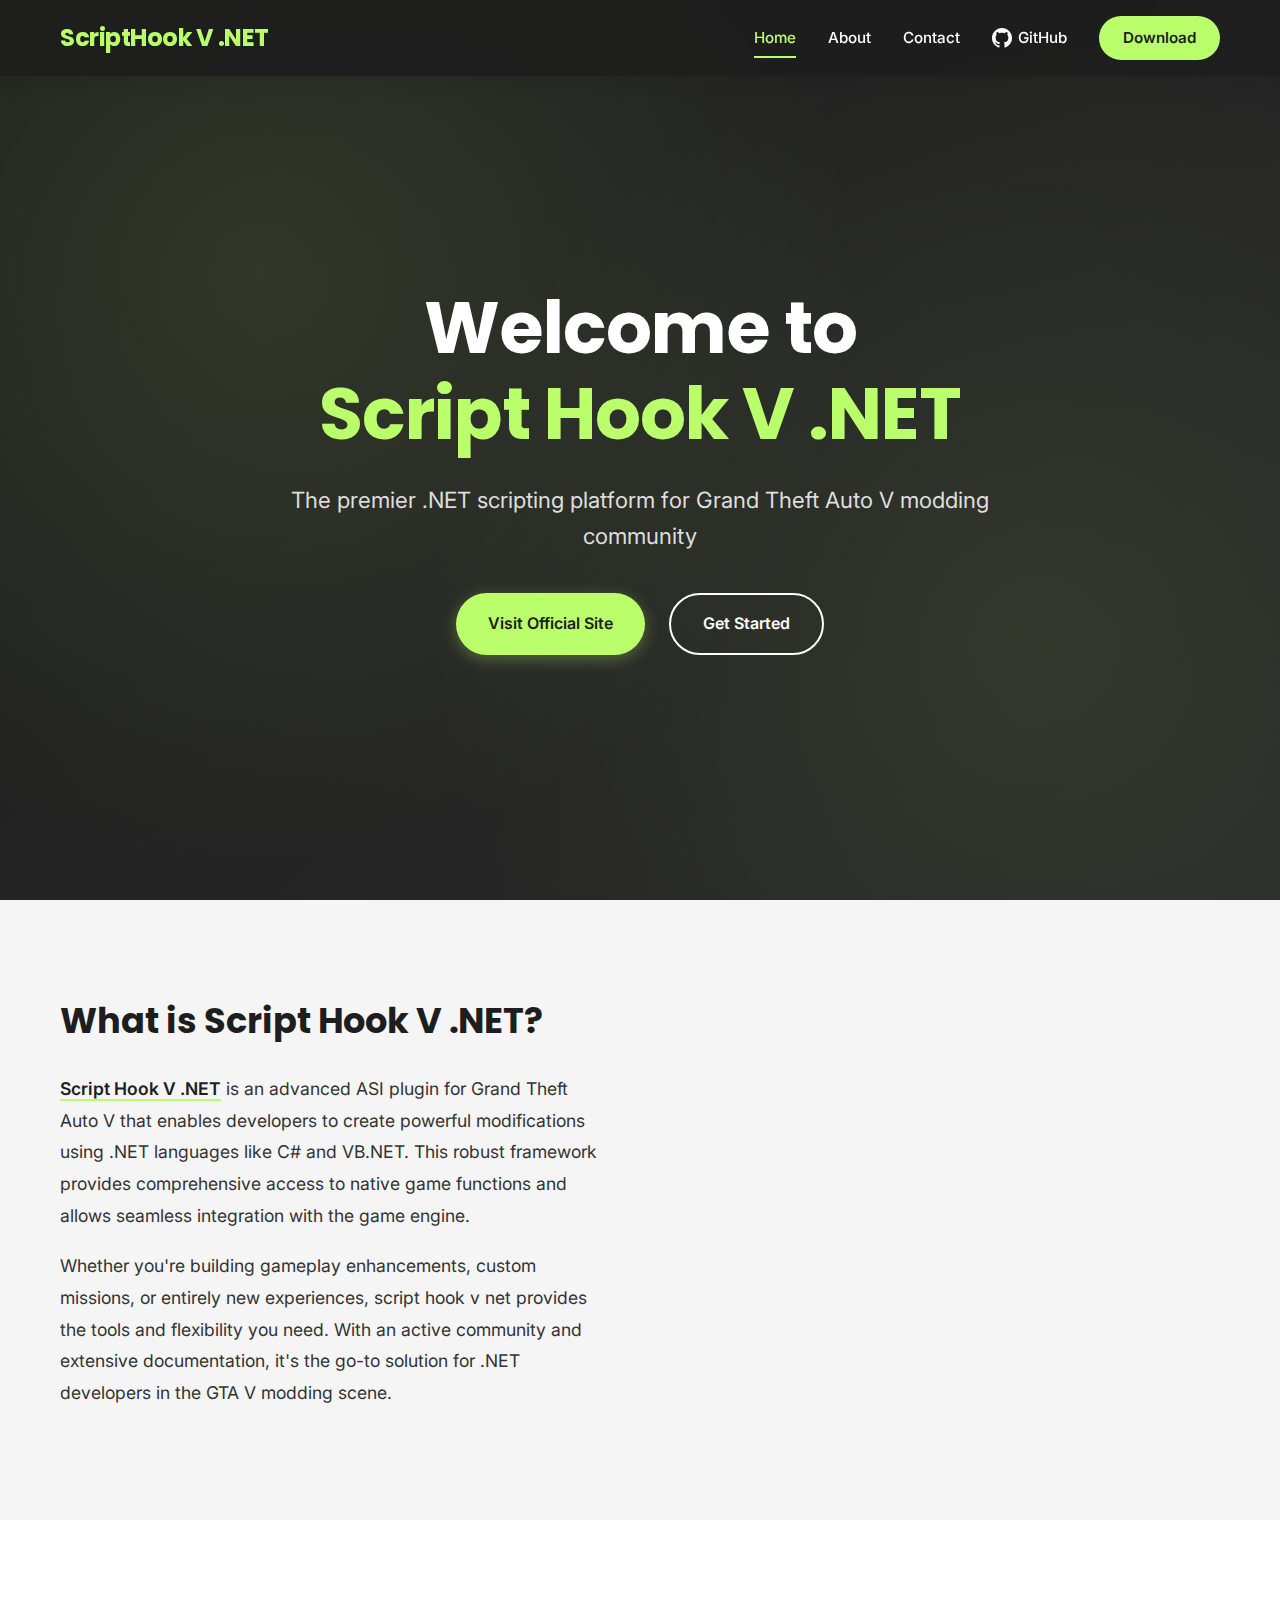
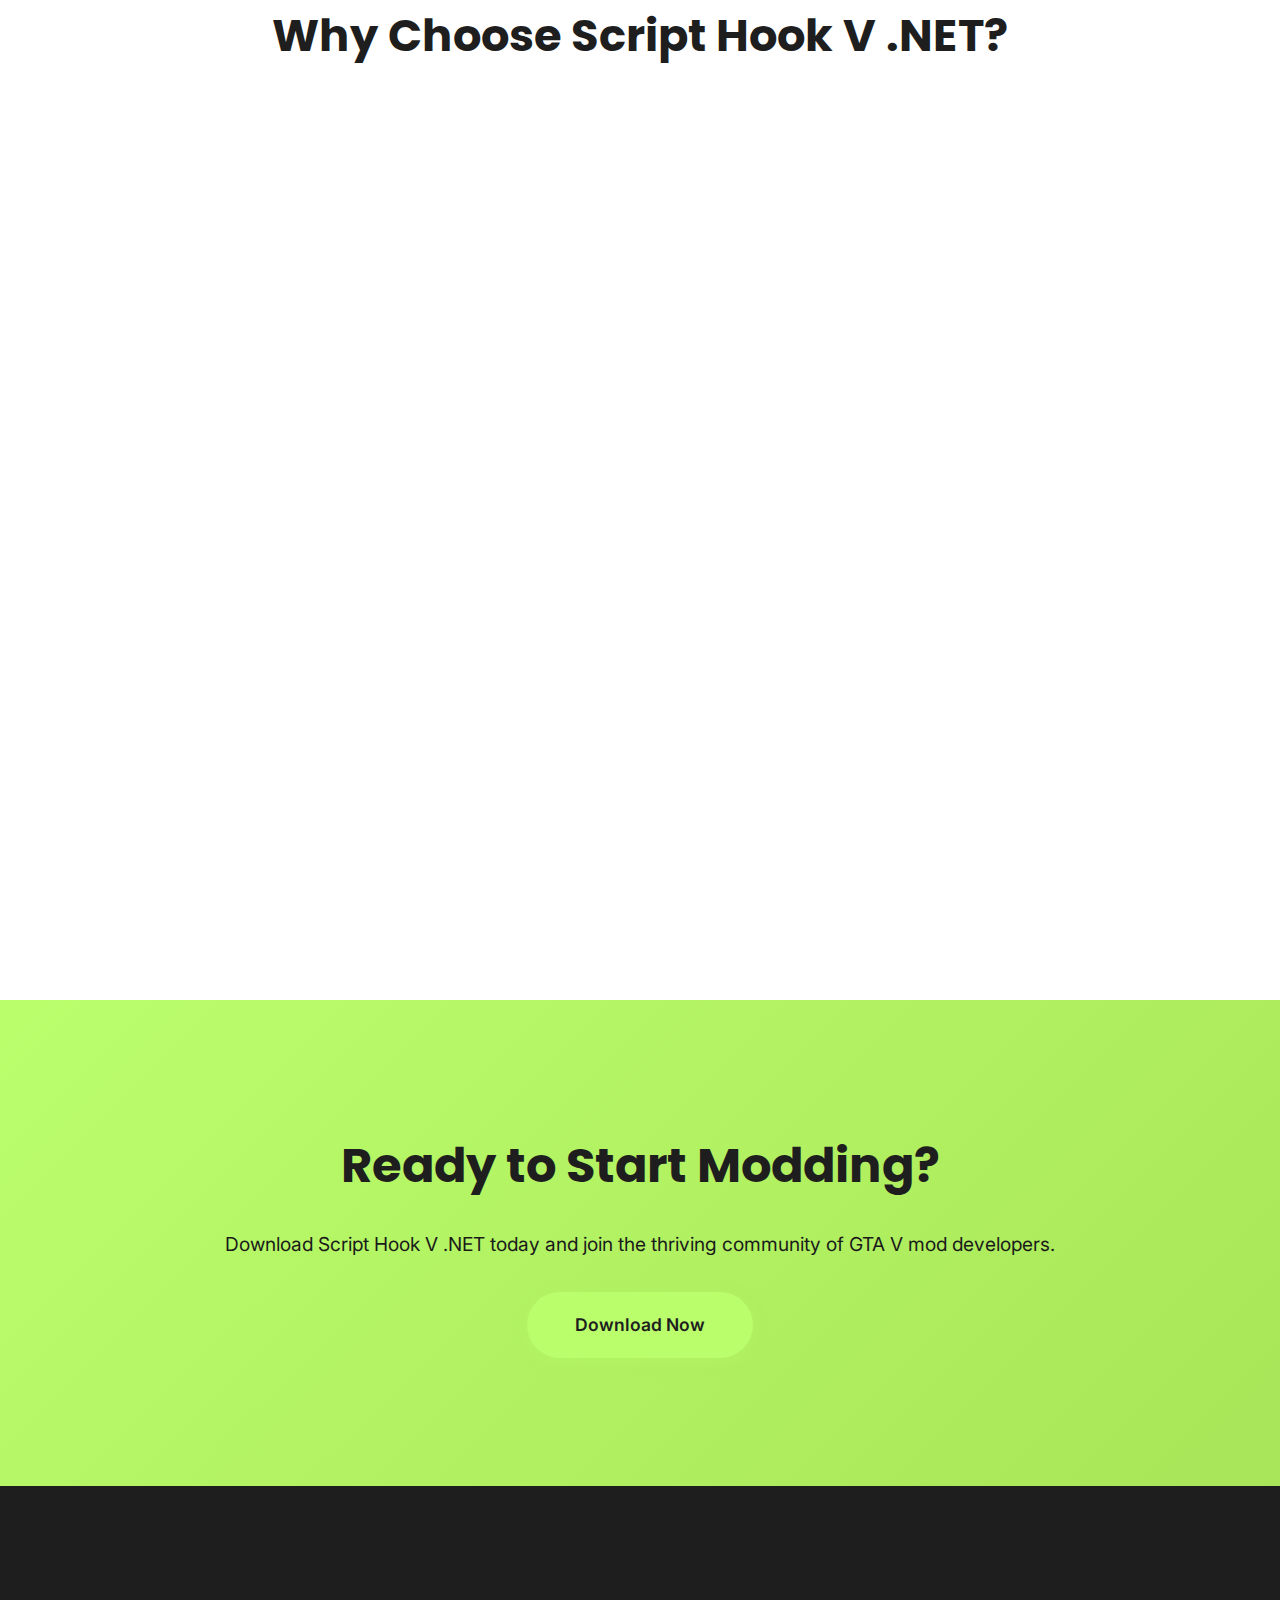
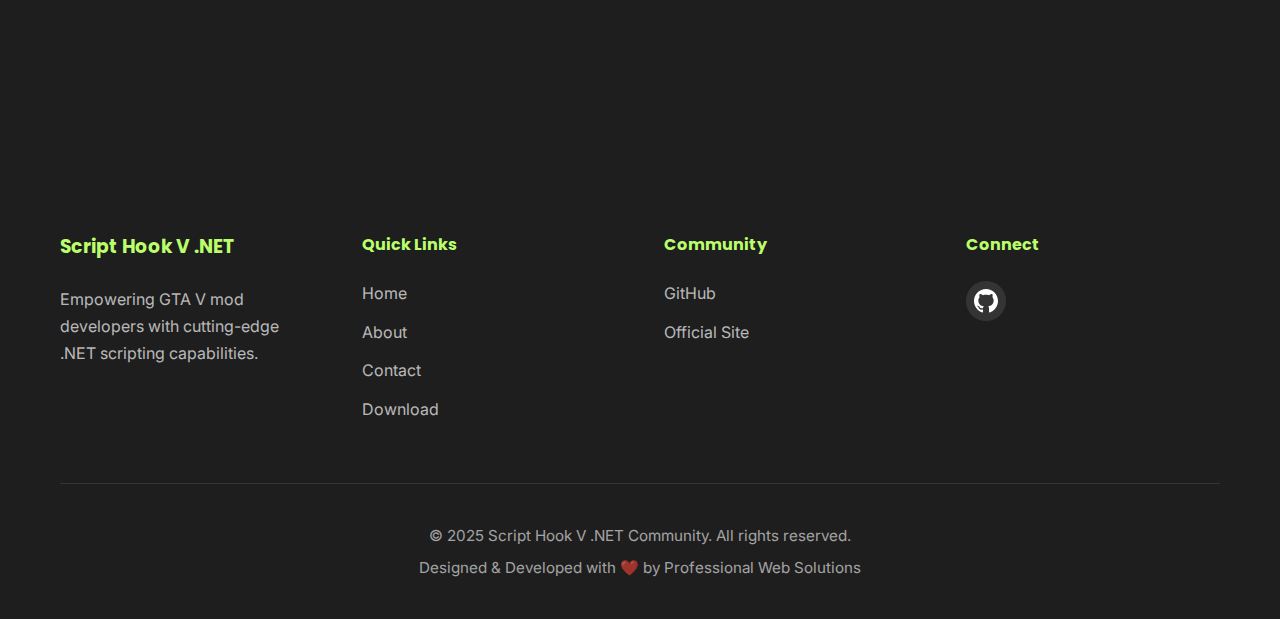
<file: index.html>
<!DOCTYPE html>
<html lang="en">
<head>
    <meta charset="UTF-8">
    <meta name="viewport" content="width=device-width, initial-scale=1.0">
    <meta name="description" content="Professional Script Hook V .NET community platform with resources, documentation, and downloads.">
    <title>Script Hook V .NET - Home</title>
    <link rel="stylesheet" href="style.css">
    <link rel="preconnect" href="https://fonts.googleapis.com">
    <link rel="preconnect" href="https://fonts.gstatic.com" crossorigin>
    <link href="https://fonts.googleapis.com/css2?family=Inter:wght@300;400;500;600;700&family=Poppins:wght@400;500;600;700&display=swap" rel="stylesheet">
</head>
<body>
    <nav class="navbar">
        <div class="container">
            <div class="nav-brand">
                <a href="index.html">ScriptHook V .NET</a>
            </div>
            <button class="nav-toggle" aria-label="Toggle navigation">
                <span></span>
                <span></span>
                <span></span>
            </button>
            <div class="nav-menu">
                <a href="index.html" class="nav-link active">Home</a>
                <a href="about.html" class="nav-link">About</a>
                <a href="contact.html" class="nav-link">Contact</a>
                <a href="https://github.com/scripthook-vdotnet" class="nav-link" target="_blank" rel="noopener">
                    <svg width="20" height="20" viewBox="0 0 24 24" fill="currentColor">
                        <path d="M12 0c-6.626 0-12 5.373-12 12 0 5.302 3.438 9.8 8.207 11.387.599.111.793-.261.793-.577v-2.234c-3.338.726-4.033-1.416-4.033-1.416-.546-1.387-1.333-1.756-1.333-1.756-1.089-.745.083-.729.083-.729 1.205.084 1.839 1.237 1.839 1.237 1.07 1.834 2.807 1.304 3.492.997.107-.775.418-1.305.762-1.604-2.665-.305-5.467-1.334-5.467-5.931 0-1.311.469-2.381 1.236-3.221-.124-.303-.535-1.524.117-3.176 0 0 1.008-.322 3.301 1.23.957-.266 1.983-.399 3.003-.404 1.02.005 2.047.138 3.006.404 2.291-1.552 3.297-1.23 3.297-1.23.653 1.653.242 2.874.118 3.176.77.84 1.235 1.911 1.235 3.221 0 4.609-2.807 5.624-5.479 5.921.43.372.823 1.102.823 2.222v3.293c0 .319.192.694.801.576 4.765-1.589 8.199-6.086 8.199-11.386 0-6.627-5.373-12-12-12z"/>
                    </svg>
                    GitHub
                </a>
                <a href="download.html" class="nav-link nav-cta">Download</a>
            </div>
        </div>
    </nav>

    <header class="hero">
        <div class="hero-background"></div>
        <div class="container">
            <div class="hero-content">
                <h1 class="hero-title">Welcome to <span class="highlight">Script Hook V .NET</span></h1>
                <p class="hero-subtitle">The premier .NET scripting platform for Grand Theft Auto V modding community</p>
                <div class="hero-buttons">
                    <a href="https://scripthookvdotnet.info/" class="btn btn-primary" target="_blank" rel="noopener">Visit Official Site</a>
                    <a href="download.html" class="btn btn-secondary">Get Started</a>
                </div>
            </div>
        </div>
    </header>

    <main>
        <section class="section intro">
            <div class="container">
                <div class="content-grid">
                    <div class="content-text">
                        <h2>What is Script Hook V .NET?</h2>
                        <p>
                            <a href="https://scripthookvdotnet.info/" class="text-link">Script Hook V .NET</a> is an advanced ASI plugin for Grand Theft Auto V that enables developers to create powerful modifications using .NET languages like C# and VB.NET. This robust framework provides comprehensive access to native game functions and allows seamless integration with the game engine.
                        </p>
                        <p>
                            Whether you're building gameplay enhancements, custom missions, or entirely new experiences, script hook v net provides the tools and flexibility you need. With an active community and extensive documentation, it's the go-to solution for .NET developers in the GTA V modding scene.
                        </p>
                    </div>
                    <div class="content-image">
                        <div class="feature-card">
                            <div class="feature-icon">⚡</div>
                            <h3>Lightning Fast</h3>
                            <p>Optimized performance with native integration</p>
                        </div>
                        <div class="feature-card">
                            <div class="feature-icon">🛠️</div>
                            <h3>Developer Friendly</h3>
                            <p>Clean API with full IntelliSense support</p>
                        </div>
                    </div>
                </div>
            </div>
        </section>

        <section class="section features-section">
            <div class="container">
                <h2 class="section-title">Why Choose Script Hook V .NET?</h2>
                <div class="features-grid">
                    <div class="feature-box">
                        <div class="feature-icon-large">💻</div>
                        <h3>.NET Framework Support</h3>
                        <p>Write mods using C#, VB.NET, or any .NET language with full framework capabilities and modern language features.</p>
                    </div>
                    <div class="feature-box">
                        <div class="feature-icon-large">📚</div>
                        <h3>Extensive Documentation</h3>
                        <p>Comprehensive guides, API references, and community tutorials to help you get started quickly and efficiently.</p>
                    </div>
                    <div class="feature-box">
                        <div class="feature-icon-large">🔄</div>
                        <h3>Active Development</h3>
                        <p>Regular updates, bug fixes, and new features ensure compatibility with the latest game versions and improvements.</p>
                    </div>
                    <div class="feature-box">
                        <div class="feature-icon-large">🌐</div>
                        <h3>Vibrant Community</h3>
                        <p>Join thousands of developers sharing scripts, helping each other, and pushing the boundaries of modding.</p>
                    </div>
                    <div class="feature-box">
                        <div class="feature-icon-large">🎮</div>
                        <h3>Game Native Access</h3>
                        <p>Direct access to game functions and memory, enabling deep integration and limitless creative possibilities.</p>
                    </div>
                    <div class="feature-box">
                        <div class="feature-icon-large">🔐</div>
                        <h3>Secure & Reliable</h3>
                        <p>Built with stability and safety in mind, ensuring your mods run smoothly without compromising game integrity.</p>
                    </div>
                </div>
            </div>
        </section>

        <section class="section cta-section">
            <div class="container">
                <div class="cta-box">
                    <h2>Ready to Start Modding?</h2>
                    <p>Download Script Hook V .NET today and join the thriving community of GTA V mod developers.</p>
                    <a href="download.html" class="btn btn-primary btn-large">Download Now</a>
                </div>
            </div>
        </section>

        <section class="section stats-section">
            <div class="container">
                <div class="stats-grid">
                    <div class="stat-item">
                        <div class="stat-number">10K+</div>
                        <div class="stat-label">Active Developers</div>
                    </div>
                    <div class="stat-item">
                        <div class="stat-number">50K+</div>
                        <div class="stat-label">Mods Created</div>
                    </div>
                    <div class="stat-item">
                        <div class="stat-number">1M+</div>
                        <div class="stat-label">Downloads</div>
                    </div>
                    <div class="stat-item">
                        <div class="stat-number">24/7</div>
                        <div class="stat-label">Community Support</div>
                    </div>
                </div>
            </div>
        </section>
    </main>

    <footer class="footer">
        <div class="container">
            <div class="footer-content">
                <div class="footer-section">
                    <h3>Script Hook V .NET</h3>
                    <p>Empowering GTA V mod developers with cutting-edge .NET scripting capabilities.</p>
                </div>
                <div class="footer-section">
                    <h4>Quick Links</h4>
                    <ul class="footer-links">
                        <li><a href="index.html">Home</a></li>
                        <li><a href="about.html">About</a></li>
                        <li><a href="contact.html">Contact</a></li>
                        <li><a href="download.html">Download</a></li>
                    </ul>
                </div>
                <div class="footer-section">
                    <h4>Community</h4>
                    <ul class="footer-links">
                        <li><a href="https://github.com/scripthook-vdotnet" target="_blank" rel="noopener">GitHub</a></li>
                        <li><a href="https://scripthookvdotnet.info/" target="_blank" rel="noopener">Official Site</a></li>
                    </ul>
                </div>
                <div class="footer-section">
                    <h4>Connect</h4>
                    <div class="social-links">
                        <a href="https://github.com/scripthook-vdotnet" target="_blank" rel="noopener" aria-label="GitHub">
                            <svg width="24" height="24" viewBox="0 0 24 24" fill="currentColor">
                                <path d="M12 0c-6.626 0-12 5.373-12 12 0 5.302 3.438 9.8 8.207 11.387.599.111.793-.261.793-.577v-2.234c-3.338.726-4.033-1.416-4.033-1.416-.546-1.387-1.333-1.756-1.333-1.756-1.089-.745.083-.729.083-.729 1.205.084 1.839 1.237 1.839 1.237 1.07 1.834 2.807 1.304 3.492.997.107-.775.418-1.305.762-1.604-2.665-.305-5.467-1.334-5.467-5.931 0-1.311.469-2.381 1.236-3.221-.124-.303-.535-1.524.117-3.176 0 0 1.008-.322 3.301 1.23.957-.266 1.983-.399 3.003-.404 1.02.005 2.047.138 3.006.404 2.291-1.552 3.297-1.23 3.297-1.23.653 1.653.242 2.874.118 3.176.77.84 1.235 1.911 1.235 3.221 0 4.609-2.807 5.624-5.479 5.921.43.372.823 1.102.823 2.222v3.293c0 .319.192.694.801.576 4.765-1.589 8.199-6.086 8.199-11.386 0-6.627-5.373-12-12-12z"/>
                            </svg>
                        </a>
                    </div>
                </div>
            </div>
            <div class="footer-bottom">
                <p>&copy; 2025 Script Hook V .NET Community. All rights reserved.</p>
                <p>Designed & Developed with ❤️ by Professional Web Solutions</p>
            </div>
        </div>
    </footer>

    <script src="script.js"></script>
</body>
</html>
</file>
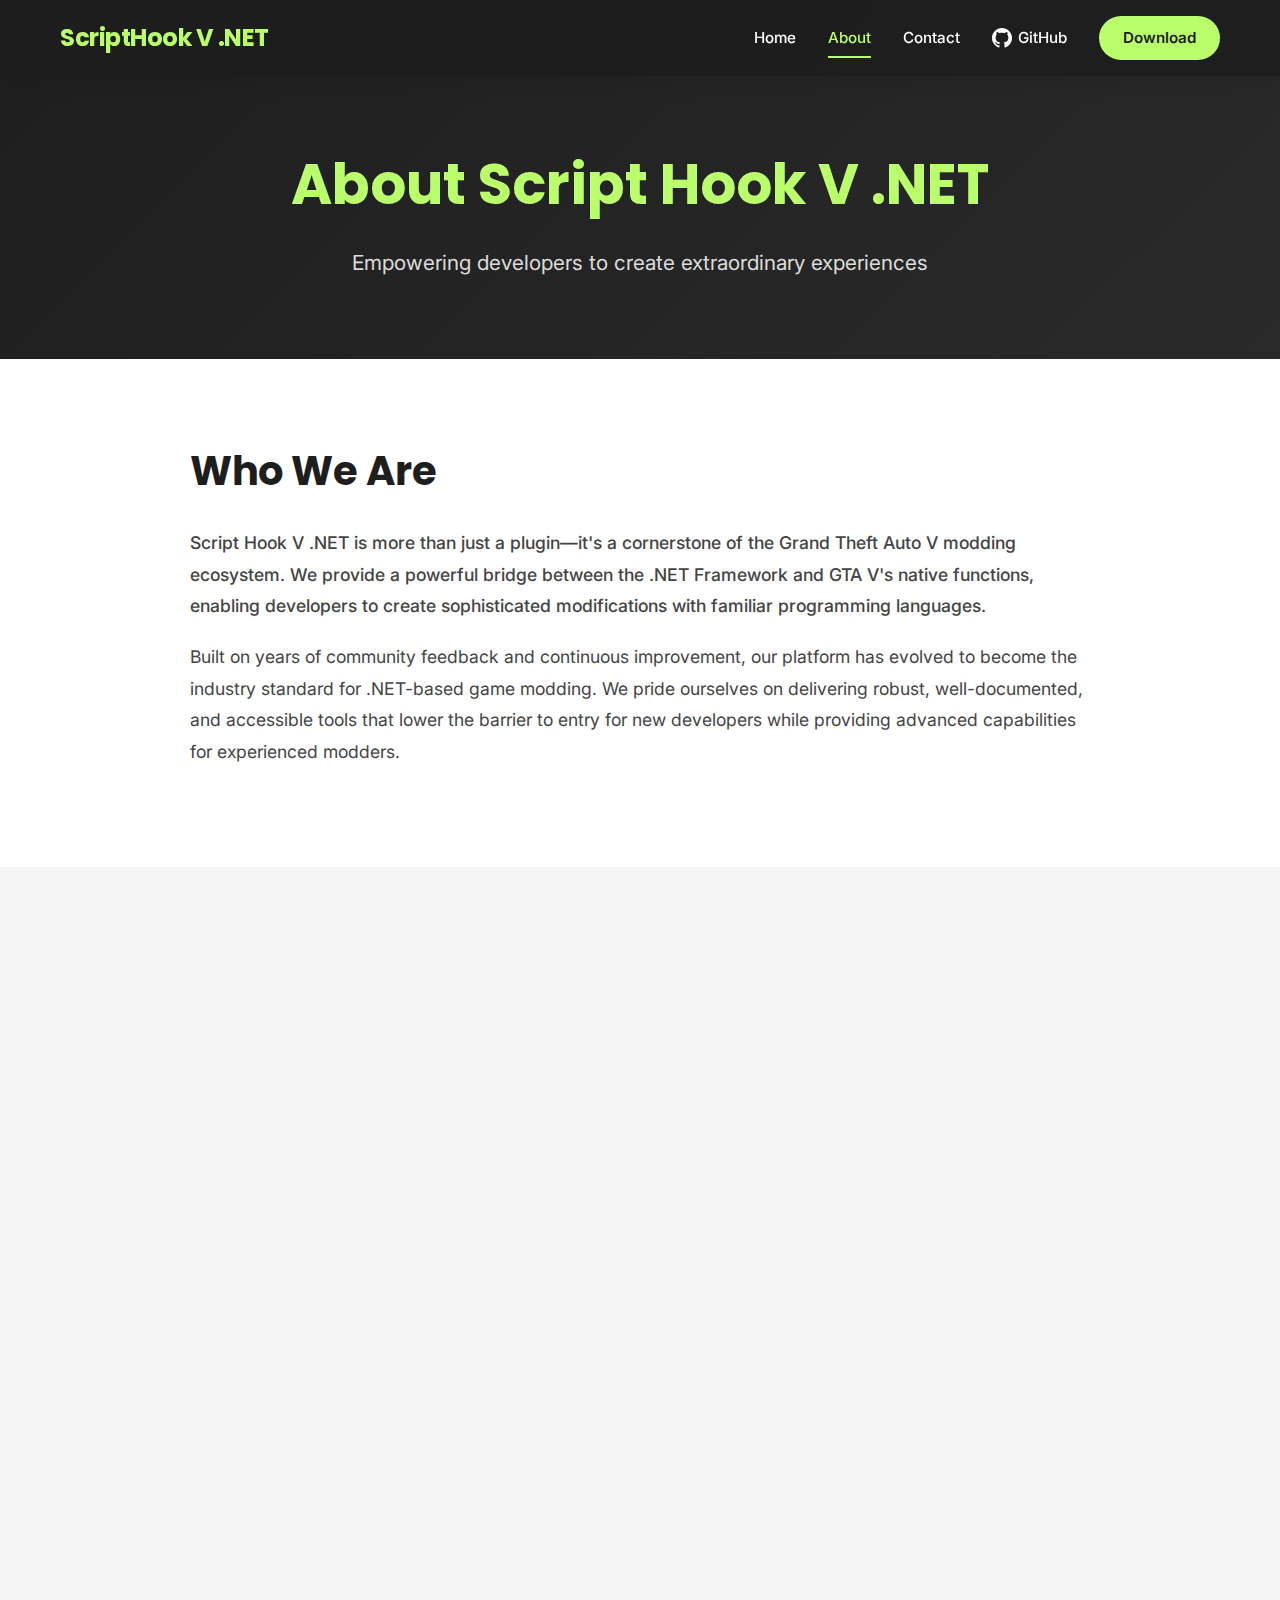
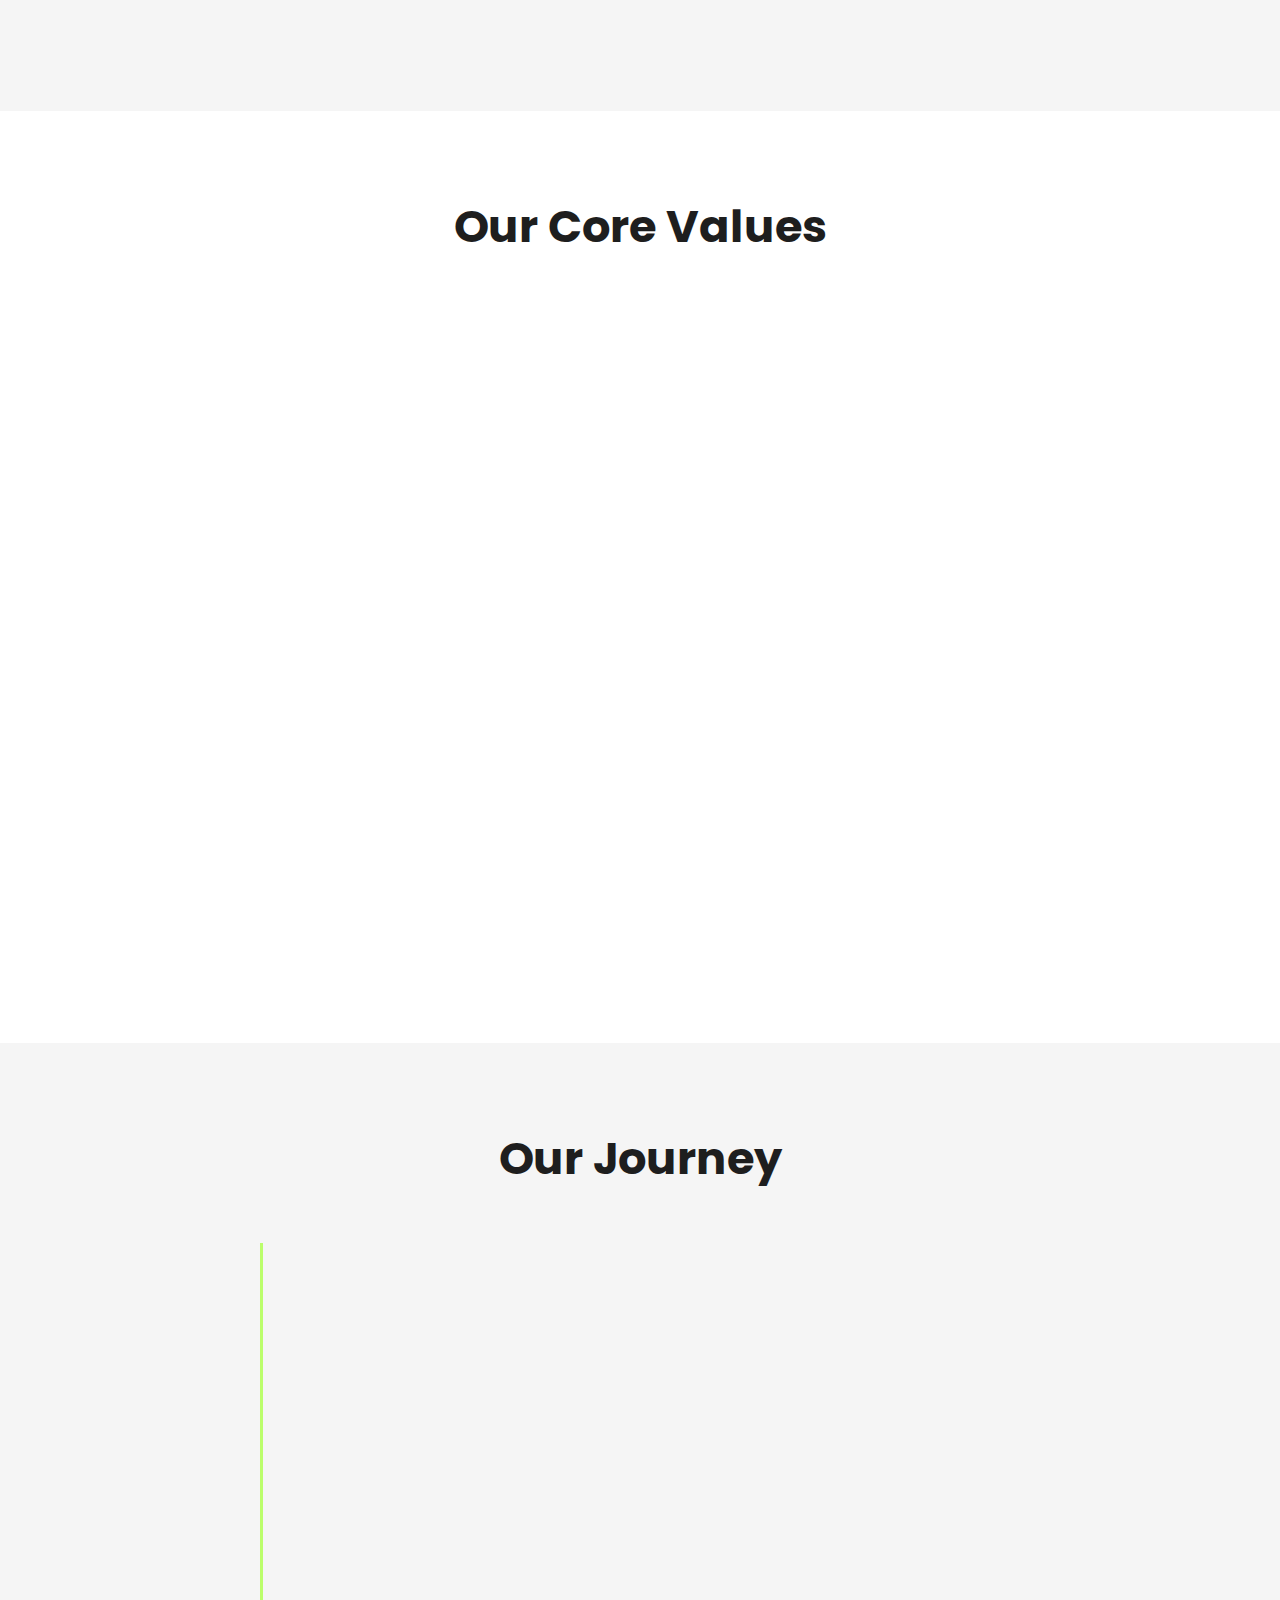
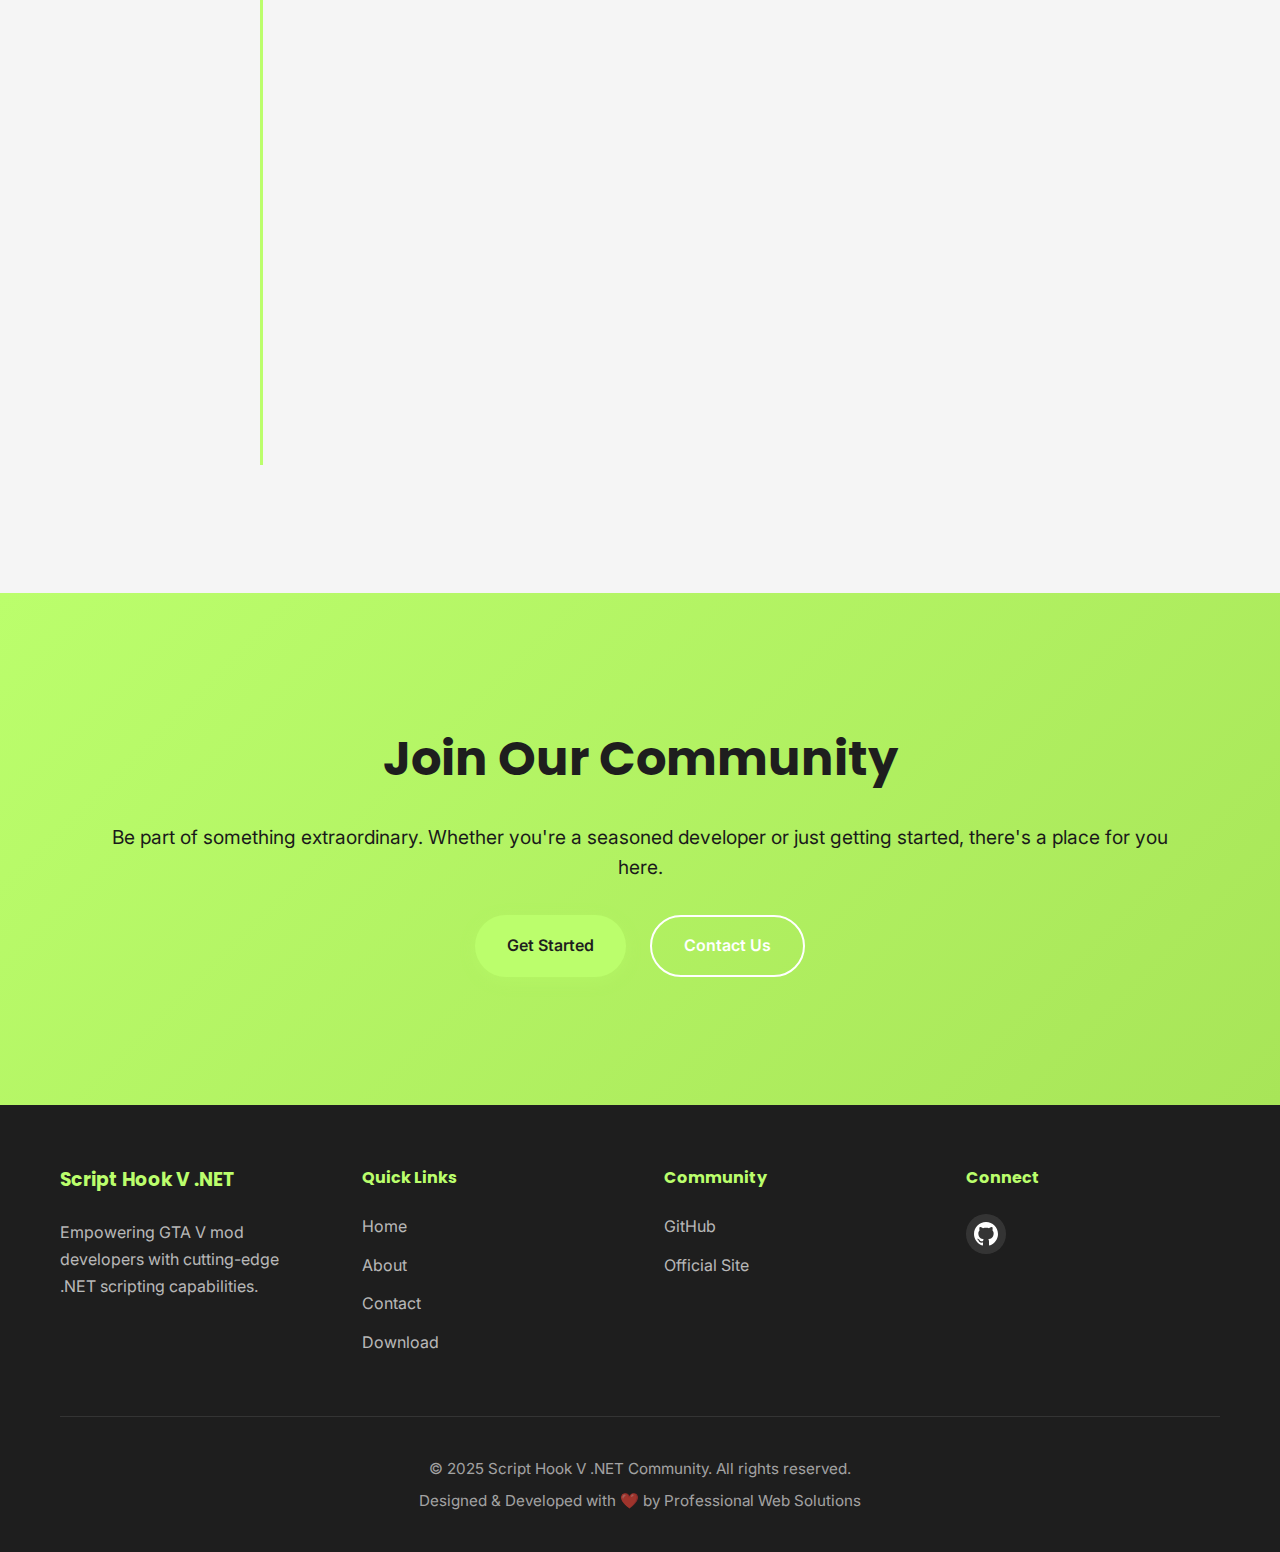
<file: about.html>
<!DOCTYPE html>
<html lang="en">
<head>
    <meta charset="UTF-8">
    <meta name="viewport" content="width=device-width, initial-scale=1.0">
    <meta name="description" content="Learn about Script Hook V .NET - our mission, vision, and commitment to the GTA V modding community.">
    <title>About - Script Hook V .NET</title>
    <link rel="stylesheet" href="style.css">
    <link rel="preconnect" href="https://fonts.googleapis.com">
    <link rel="preconnect" href="https://fonts.gstatic.com" crossorigin>
    <link href="https://fonts.googleapis.com/css2?family=Inter:wght@300;400;500;600;700&family=Poppins:wght@400;500;600;700&display=swap" rel="stylesheet">
</head>
<body>
    <nav class="navbar">
        <div class="container">
            <div class="nav-brand">
                <a href="index.html">ScriptHook V .NET</a>
            </div>
            <button class="nav-toggle" aria-label="Toggle navigation">
                <span></span>
                <span></span>
                <span></span>
            </button>
            <div class="nav-menu">
                <a href="index.html" class="nav-link">Home</a>
                <a href="about.html" class="nav-link active">About</a>
                <a href="contact.html" class="nav-link">Contact</a>
                <a href="https://github.com/scripthook-vdotnet" class="nav-link" target="_blank" rel="noopener">
                    <svg width="20" height="20" viewBox="0 0 24 24" fill="currentColor">
                        <path d="M12 0c-6.626 0-12 5.373-12 12 0 5.302 3.438 9.8 8.207 11.387.599.111.793-.261.793-.577v-2.234c-3.338.726-4.033-1.416-4.033-1.416-.546-1.387-1.333-1.756-1.333-1.756-1.089-.745.083-.729.083-.729 1.205.084 1.839 1.237 1.839 1.237 1.07 1.834 2.807 1.304 3.492.997.107-.775.418-1.305.762-1.604-2.665-.305-5.467-1.334-5.467-5.931 0-1.311.469-2.381 1.236-3.221-.124-.303-.535-1.524.117-3.176 0 0 1.008-.322 3.301 1.23.957-.266 1.983-.399 3.003-.404 1.02.005 2.047.138 3.006.404 2.291-1.552 3.297-1.23 3.297-1.23.653 1.653.242 2.874.118 3.176.77.84 1.235 1.911 1.235 3.221 0 4.609-2.807 5.624-5.479 5.921.43.372.823 1.102.823 2.222v3.293c0 .319.192.694.801.576 4.765-1.589 8.199-6.086 8.199-11.386 0-6.627-5.373-12-12-12z"/>
                    </svg>
                    GitHub
                </a>
                <a href="download.html" class="nav-link nav-cta">Download</a>
            </div>
        </div>
    </nav>

    <header class="page-header">
        <div class="container">
            <h1 class="page-title">About Script Hook V .NET</h1>
            <p class="page-subtitle">Empowering developers to create extraordinary experiences</p>
        </div>
    </header>

    <main>
        <section class="section about-intro">
            <div class="container">
                <div class="content-wrapper">
                    <h2>Who We Are</h2>
                    <p class="lead-text">
                        Script Hook V .NET is more than just a plugin—it's a cornerstone of the Grand Theft Auto V modding ecosystem. We provide a powerful bridge between the .NET Framework and GTA V's native functions, enabling developers to create sophisticated modifications with familiar programming languages.
                    </p>
                    <p>
                        Built on years of community feedback and continuous improvement, our platform has evolved to become the industry standard for .NET-based game modding. We pride ourselves on delivering robust, well-documented, and accessible tools that lower the barrier to entry for new developers while providing advanced capabilities for experienced modders.
                    </p>
                </div>
            </div>
        </section>

        <section class="section mission-vision">
            <div class="container">
                <div class="mission-grid">
                    <div class="mission-card">
                        <div class="mission-icon">🎯</div>
                        <h3>Our Mission</h3>
                        <p>
                            To democratize game modding by providing professional-grade tools that are accessible to developers of all skill levels. We strive to maintain the highest standards of code quality, documentation, and community support, ensuring that every developer can bring their creative vision to life.
                        </p>
                        <p>
                            Our commitment extends beyond just providing software—we're building a supportive ecosystem where knowledge is shared freely, innovation is celebrated, and collaboration thrives.
                        </p>
                    </div>
                    <div class="mission-card">
                        <div class="mission-icon">🔭</div>
                        <h3>Our Vision</h3>
                        <p>
                            We envision a future where game modding is recognized as a legitimate form of creative expression and software development. By continuously evolving our platform and fostering an inclusive community, we aim to inspire the next generation of game developers and modders.
                        </p>
                        <p>
                            Through innovation, education, and collaboration, we're working towards a world where the boundaries between players, modders, and game developers become increasingly fluid, enabling unprecedented creativity and engagement.
                        </p>
                    </div>
                </div>
            </div>
        </section>

        <section class="section values-section">
            <div class="container">
                <h2 class="section-title">Our Core Values</h2>
                <div class="values-grid">
                    <div class="value-item">
                        <div class="value-number">01</div>
                        <h4>Innovation</h4>
                        <p>Constantly pushing boundaries to deliver cutting-edge features and improvements that set new industry standards.</p>
                    </div>
                    <div class="value-item">
                        <div class="value-number">02</div>
                        <h4>Community First</h4>
                        <p>Every decision we make is guided by the needs and feedback of our vibrant developer community.</p>
                    </div>
                    <div class="value-item">
                        <div class="value-number">03</div>
                        <h4>Quality</h4>
                        <p>We maintain rigorous testing and code review processes to ensure reliability and stability in every release.</p>
                    </div>
                    <div class="value-item">
                        <div class="value-number">04</div>
                        <h4>Openness</h4>
                        <p>We believe in transparency, open communication, and making our development process accessible to all.</p>
                    </div>
                    <div class="value-item">
                        <div class="value-number">05</div>
                        <h4>Education</h4>
                        <p>Providing comprehensive documentation, tutorials, and resources to help developers learn and grow.</p>
                    </div>
                    <div class="value-item">
                        <div class="value-number">06</div>
                        <h4>Sustainability</h4>
                        <p>Building for the long term with maintainable code, active development, and community-driven evolution.</p>
                    </div>
                </div>
            </div>
        </section>

        <section class="section timeline-section">
            <div class="container">
                <h2 class="section-title">Our Journey</h2>
                <div class="timeline">
                    <div class="timeline-item">
                        <div class="timeline-marker"></div>
                        <div class="timeline-content">
                            <h4>The Beginning</h4>
                            <p>Started as a passion project to bring .NET capabilities to GTA V modding, filling a crucial gap in the community.</p>
                        </div>
                    </div>
                    <div class="timeline-item">
                        <div class="timeline-marker"></div>
                        <div class="timeline-content">
                            <h4>Community Growth</h4>
                            <p>Rapidly gained traction as developers discovered the power and flexibility of .NET-based scripting.</p>
                        </div>
                    </div>
                    <div class="timeline-item">
                        <div class="timeline-marker"></div>
                        <div class="timeline-content">
                            <h4>Major Milestones</h4>
                            <p>Achieved significant technical breakthroughs, expanded API coverage, and established comprehensive documentation.</p>
                        </div>
                    </div>
                    <div class="timeline-item">
                        <div class="timeline-marker"></div>
                        <div class="timeline-content">
                            <h4>Today & Beyond</h4>
                            <p>Continuing to innovate with regular updates, new features, and unwavering commitment to our community.</p>
                        </div>
                    </div>
                </div>
            </div>
        </section>

        <section class="section cta-section">
            <div class="container">
                <div class="cta-box">
                    <h2>Join Our Community</h2>
                    <p>Be part of something extraordinary. Whether you're a seasoned developer or just getting started, there's a place for you here.</p>
                    <div class="cta-buttons">
                        <a href="download.html" class="btn btn-primary">Get Started</a>
                        <a href="contact.html" class="btn btn-secondary">Contact Us</a>
                    </div>
                </div>
            </div>
        </section>
    </main>

    <footer class="footer">
        <div class="container">
            <div class="footer-content">
                <div class="footer-section">
                    <h3>Script Hook V .NET</h3>
                    <p>Empowering GTA V mod developers with cutting-edge .NET scripting capabilities.</p>
                </div>
                <div class="footer-section">
                    <h4>Quick Links</h4>
                    <ul class="footer-links">
                        <li><a href="index.html">Home</a></li>
                        <li><a href="about.html">About</a></li>
                        <li><a href="contact.html">Contact</a></li>
                        <li><a href="download.html">Download</a></li>
                    </ul>
                </div>
                <div class="footer-section">
                    <h4>Community</h4>
                    <ul class="footer-links">
                        <li><a href="https://github.com/scripthook-vdotnet" target="_blank" rel="noopener">GitHub</a></li>
                        <li><a href="https://scripthookvdotnet.info/" target="_blank" rel="noopener">Official Site</a></li>
                    </ul>
                </div>
                <div class="footer-section">
                    <h4>Connect</h4>
                    <div class="social-links">
                        <a href="https://github.com/scripthook-vdotnet" target="_blank" rel="noopener" aria-label="GitHub">
                            <svg width="24" height="24" viewBox="0 0 24 24" fill="currentColor">
                                <path d="M12 0c-6.626 0-12 5.373-12 12 0 5.302 3.438 9.8 8.207 11.387.599.111.793-.261.793-.577v-2.234c-3.338.726-4.033-1.416-4.033-1.416-.546-1.387-1.333-1.756-1.333-1.756-1.089-.745.083-.729.083-.729 1.205.084 1.839 1.237 1.839 1.237 1.07 1.834 2.807 1.304 3.492.997.107-.775.418-1.305.762-1.604-2.665-.305-5.467-1.334-5.467-5.931 0-1.311.469-2.381 1.236-3.221-.124-.303-.535-1.524.117-3.176 0 0 1.008-.322 3.301 1.23.957-.266 1.983-.399 3.003-.404 1.02.005 2.047.138 3.006.404 2.291-1.552 3.297-1.23 3.297-1.23.653 1.653.242 2.874.118 3.176.77.84 1.235 1.911 1.235 3.221 0 4.609-2.807 5.624-5.479 5.921.43.372.823 1.102.823 2.222v3.293c0 .319.192.694.801.576 4.765-1.589 8.199-6.086 8.199-11.386 0-6.627-5.373-12-12-12z"/>
                            </svg>
                        </a>
                    </div>
                </div>
            </div>
            <div class="footer-bottom">
                <p>&copy; 2025 Script Hook V .NET Community. All rights reserved.</p>
                <p>Designed & Developed with ❤️ by Professional Web Solutions</p>
            </div>
        </div>
    </footer>

    <script src="script.js"></script>
</body>
</html>
</file>
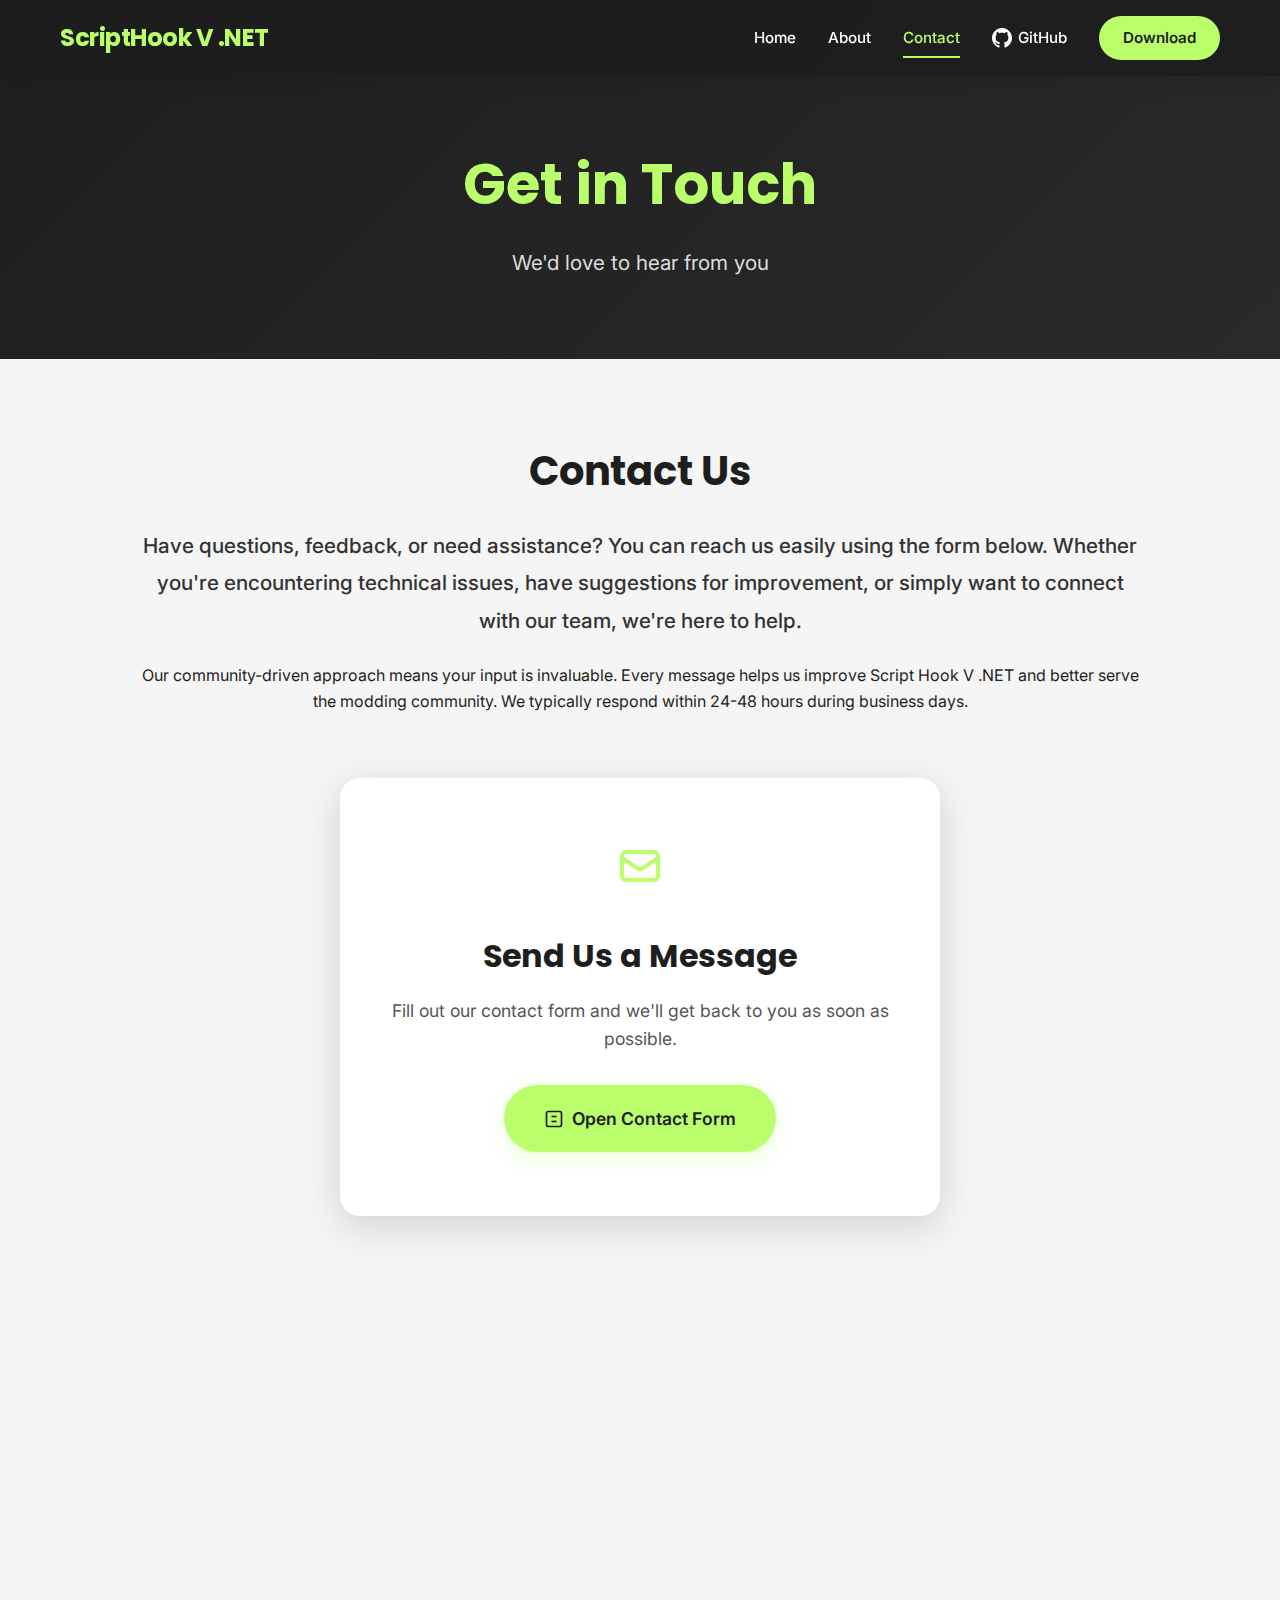
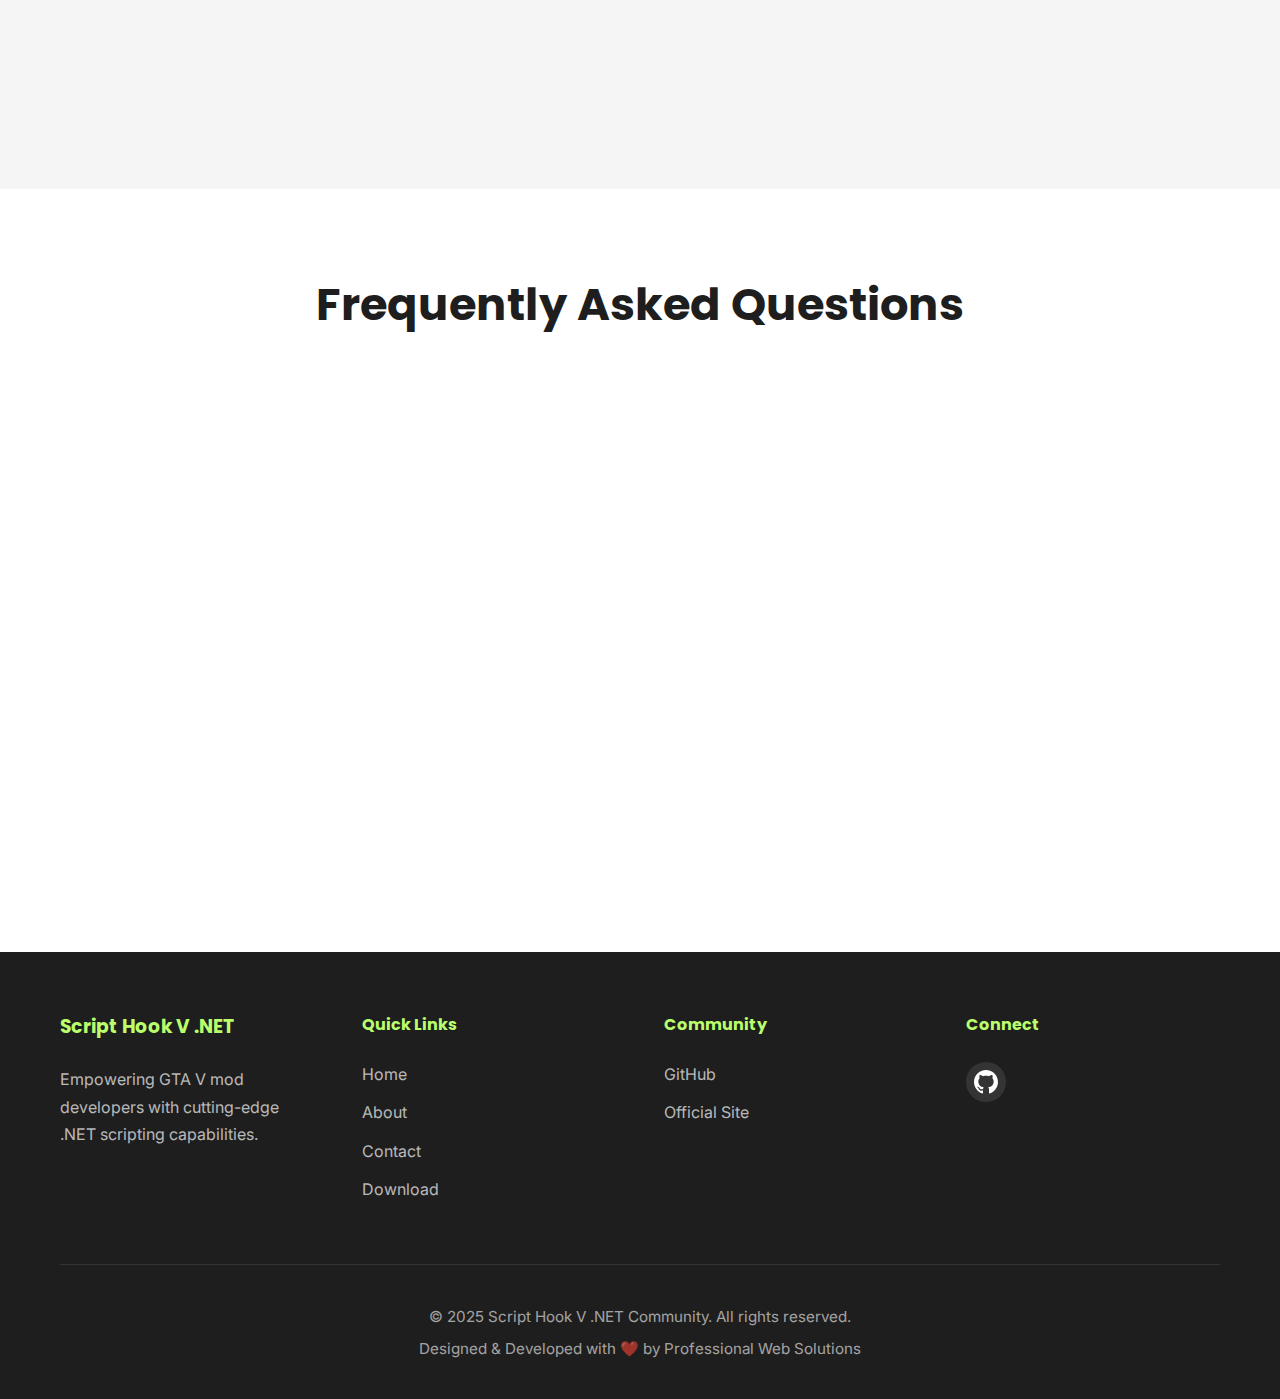
<file: contact.html>
<!DOCTYPE html>
<html lang="en">
<head>
    <meta charset="UTF-8">
    <meta name="viewport" content="width=device-width, initial-scale=1.0">
    <meta name="description" content="Get in touch with Script Hook V .NET team. We're here to help with your questions and feedback.">
    <title>Contact Us - Script Hook V .NET</title>
    <link rel="stylesheet" href="style.css">
    <link rel="preconnect" href="https://fonts.googleapis.com">
    <link rel="preconnect" href="https://fonts.gstatic.com" crossorigin>
    <link href="https://fonts.googleapis.com/css2?family=Inter:wght@300;400;500;600;700&family=Poppins:wght@400;500;600;700&display=swap" rel="stylesheet">
</head>
<body>
    <nav class="navbar">
        <div class="container">
            <div class="nav-brand">
                <a href="index.html">ScriptHook V .NET</a>
            </div>
            <button class="nav-toggle" aria-label="Toggle navigation">
                <span></span>
                <span></span>
                <span></span>
            </button>
            <div class="nav-menu">
                <a href="index.html" class="nav-link">Home</a>
                <a href="about.html" class="nav-link">About</a>
                <a href="contact.html" class="nav-link active">Contact</a>
                <a href="https://github.com/scripthook-vdotnet" class="nav-link" target="_blank" rel="noopener">
                    <svg width="20" height="20" viewBox="0 0 24 24" fill="currentColor">
                        <path d="M12 0c-6.626 0-12 5.373-12 12 0 5.302 3.438 9.8 8.207 11.387.599.111.793-.261.793-.577v-2.234c-3.338.726-4.033-1.416-4.033-1.416-.546-1.387-1.333-1.756-1.333-1.756-1.089-.745.083-.729.083-.729 1.205.084 1.839 1.237 1.839 1.237 1.07 1.834 2.807 1.304 3.492.997.107-.775.418-1.305.762-1.604-2.665-.305-5.467-1.334-5.467-5.931 0-1.311.469-2.381 1.236-3.221-.124-.303-.535-1.524.117-3.176 0 0 1.008-.322 3.301 1.23.957-.266 1.983-.399 3.003-.404 1.02.005 2.047.138 3.006.404 2.291-1.552 3.297-1.23 3.297-1.23.653 1.653.242 2.874.118 3.176.77.84 1.235 1.911 1.235 3.221 0 4.609-2.807 5.624-5.479 5.921.43.372.823 1.102.823 2.222v3.293c0 .319.192.694.801.576 4.765-1.589 8.199-6.086 8.199-11.386 0-6.627-5.373-12-12-12z"/>
                    </svg>
                    GitHub
                </a>
                <a href="download.html" class="nav-link nav-cta">Download</a>
            </div>
        </div>
    </nav>

    <header class="page-header">
        <div class="container">
            <h1 class="page-title">Get in Touch</h1>
            <p class="page-subtitle">We'd love to hear from you</p>
        </div>
    </header>

    <main>
        <section class="section contact-section">
            <div class="container">
                <div class="contact-content">
                    <div class="contact-intro">
                        <h2>Contact Us</h2>
                        <p class="lead-text">
                            Have questions, feedback, or need assistance? You can reach us easily using the form below. Whether you're encountering technical issues, have suggestions for improvement, or simply want to connect with our team, we're here to help.
                        </p>
                        <p>
                            Our community-driven approach means your input is invaluable. Every message helps us improve Script Hook V .NET and better serve the modding community. We typically respond within 24-48 hours during business days.
                        </p>
                    </div>

                    <div class="contact-form-wrapper">
                        <div class="contact-card">
                            <div class="contact-icon">
                                <svg width="48" height="48" viewBox="0 0 24 24" fill="none" stroke="currentColor" stroke-width="2">
                                    <path d="M3 8l7.89 5.26a2 2 0 002.22 0L21 8M5 19h14a2 2 0 002-2V7a2 2 0 00-2-2H5a2 2 0 00-2 2v10a2 2 0 002 2z"/>
                                </svg>
                            </div>
                            <h3>Send Us a Message</h3>
                            <p>Fill out our contact form and we'll get back to you as soon as possible.</p>
                            <a href="https://docs.google.com/forms/d/e/1FAIpQLSd4EKhtkytt-26izhOtx03F5GQ9bAs6iZHxvPK0wUkMTPSjIg/viewform?usp=header" 
                               class="btn btn-form" 
                               target="_blank" 
                               rel="noopener">
                                <svg width="20" height="20" viewBox="0 0 24 24" fill="none" stroke="currentColor" stroke-width="2">
                                    <rect x="3" y="3" width="18" height="18" rx="2" ry="2"/>
                                    <line x1="9" y1="9" x2="15" y2="9"/>
                                    <line x1="9" y1="15" x2="15" y2="15"/>
                                </svg>
                                Open Contact Form
                            </a>
                        </div>
                    </div>

                    <div class="contact-info-grid">
                        <div class="info-card">
                            <div class="info-icon">💬</div>
                            <h4>Community Support</h4>
                            <p>Join our active community on GitHub for discussions, support, and collaboration with fellow developers.</p>
                            <a href="https://github.com/scripthook-vdotnet" target="_blank" rel="noopener">Visit GitHub →</a>
                        </div>
                        <div class="info-card">
                            <div class="info-icon">📚</div>
                            <h4>Documentation</h4>
                            <p>Browse our comprehensive documentation and guides to find answers to common questions and learn best practices.</p>
                            <a href="https://scripthookvdotnet.info/" target="_blank" rel="noopener">View Docs →</a>
                        </div>
                        <div class="info-card">
                            <div class="info-icon">🐛</div>
                            <h4>Report Issues</h4>
                            <p>Found a bug or have a feature request? Open an issue on GitHub and help us improve Script Hook V .NET.</p>
                            <a href="https://github.com/scripthook-vdotnet" target="_blank" rel="noopener">Report Issue →</a>
                        </div>
                    </div>
                </div>
            </div>
        </section>

        <section class="section faq-section">
            <div class="container">
                <h2 class="section-title">Frequently Asked Questions</h2>
                <div class="faq-grid">
                    <div class="faq-item">
                        <h4>How quickly will I receive a response?</h4>
                        <p>We typically respond to inquiries within 24-48 hours during business days. For urgent technical issues, please check our GitHub issues page for faster community support.</p>
                    </div>
                    <div class="faq-item">
                        <h4>Can I contribute to the project?</h4>
                        <p>Absolutely! We welcome contributions from the community. Visit our GitHub repository to learn how you can contribute code, documentation, or help with testing.</p>
                    </div>
                    <div class="faq-item">
                        <h4>Where can I find technical support?</h4>
                        <p>For technical support, we recommend checking our documentation first, then searching existing GitHub issues. If you can't find a solution, feel free to contact us or open a new issue.</p>
                    </div>
                    <div class="faq-item">
                        <h4>Do you offer consulting services?</h4>
                        <p>While Script Hook V .NET is a community project, we're happy to discuss collaboration opportunities. Please use the contact form to share your requirements.</p>
                    </div>
                </div>
            </div>
        </section>
    </main>

    <footer class="footer">
        <div class="container">
            <div class="footer-content">
                <div class="footer-section">
                    <h3>Script Hook V .NET</h3>
                    <p>Empowering GTA V mod developers with cutting-edge .NET scripting capabilities.</p>
                </div>
                <div class="footer-section">
                    <h4>Quick Links</h4>
                    <ul class="footer-links">
                        <li><a href="index.html">Home</a></li>
                        <li><a href="about.html">About</a></li>
                        <li><a href="contact.html">Contact</a></li>
                        <li><a href="download.html">Download</a></li>
                    </ul>
                </div>
                <div class="footer-section">
                    <h4>Community</h4>
                    <ul class="footer-links">
                        <li><a href="https://github.com/scripthook-vdotnet" target="_blank" rel="noopener">GitHub</a></li>
                        <li><a href="https://scripthookvdotnet.info/" target="_blank" rel="noopener">Official Site</a></li>
                    </ul>
                </div>
                <div class="footer-section">
                    <h4>Connect</h4>
                    <div class="social-links">
                        <a href="https://github.com/scripthook-vdotnet" target="_blank" rel="noopener" aria-label="GitHub">
                            <svg width="24" height="24" viewBox="0 0 24 24" fill="currentColor">
                                <path d="M12 0c-6.626 0-12 5.373-12 12 0 5.302 3.438 9.8 8.207 11.387.599.111.793-.261.793-.577v-2.234c-3.338.726-4.033-1.416-4.033-1.416-.546-1.387-1.333-1.756-1.333-1.756-1.089-.745.083-.729.083-.729 1.205.084 1.839 1.237 1.839 1.237 1.07 1.834 2.807 1.304 3.492.997.107-.775.418-1.305.762-1.604-2.665-.305-5.467-1.334-5.467-5.931 0-1.311.469-2.381 1.236-3.221-.124-.303-.535-1.524.117-3.176 0 0 1.008-.322 3.301 1.23.957-.266 1.983-.399 3.003-.404 1.02.005 2.047.138 3.006.404 2.291-1.552 3.297-1.23 3.297-1.23.653 1.653.242 2.874.118 3.176.77.84 1.235 1.911 1.235 3.221 0 4.609-2.807 5.624-5.479 5.921.43.372.823 1.102.823 2.222v3.293c0 .319.192.694.801.576 4.765-1.589 8.199-6.086 8.199-11.386 0-6.627-5.373-12-12-12z"/>
                            </svg>
                        </a>
                    </div>
                </div>
            </div>
            <div class="footer-bottom">
                <p>&copy; 2025 Script Hook V .NET Community. All rights reserved.</p>
                <p>Designed & Developed with ❤️ by Professional Web Solutions</p>
            </div>
        </div>
    </footer>

    <script src="script.js"></script>
</body>
</html>
</file>
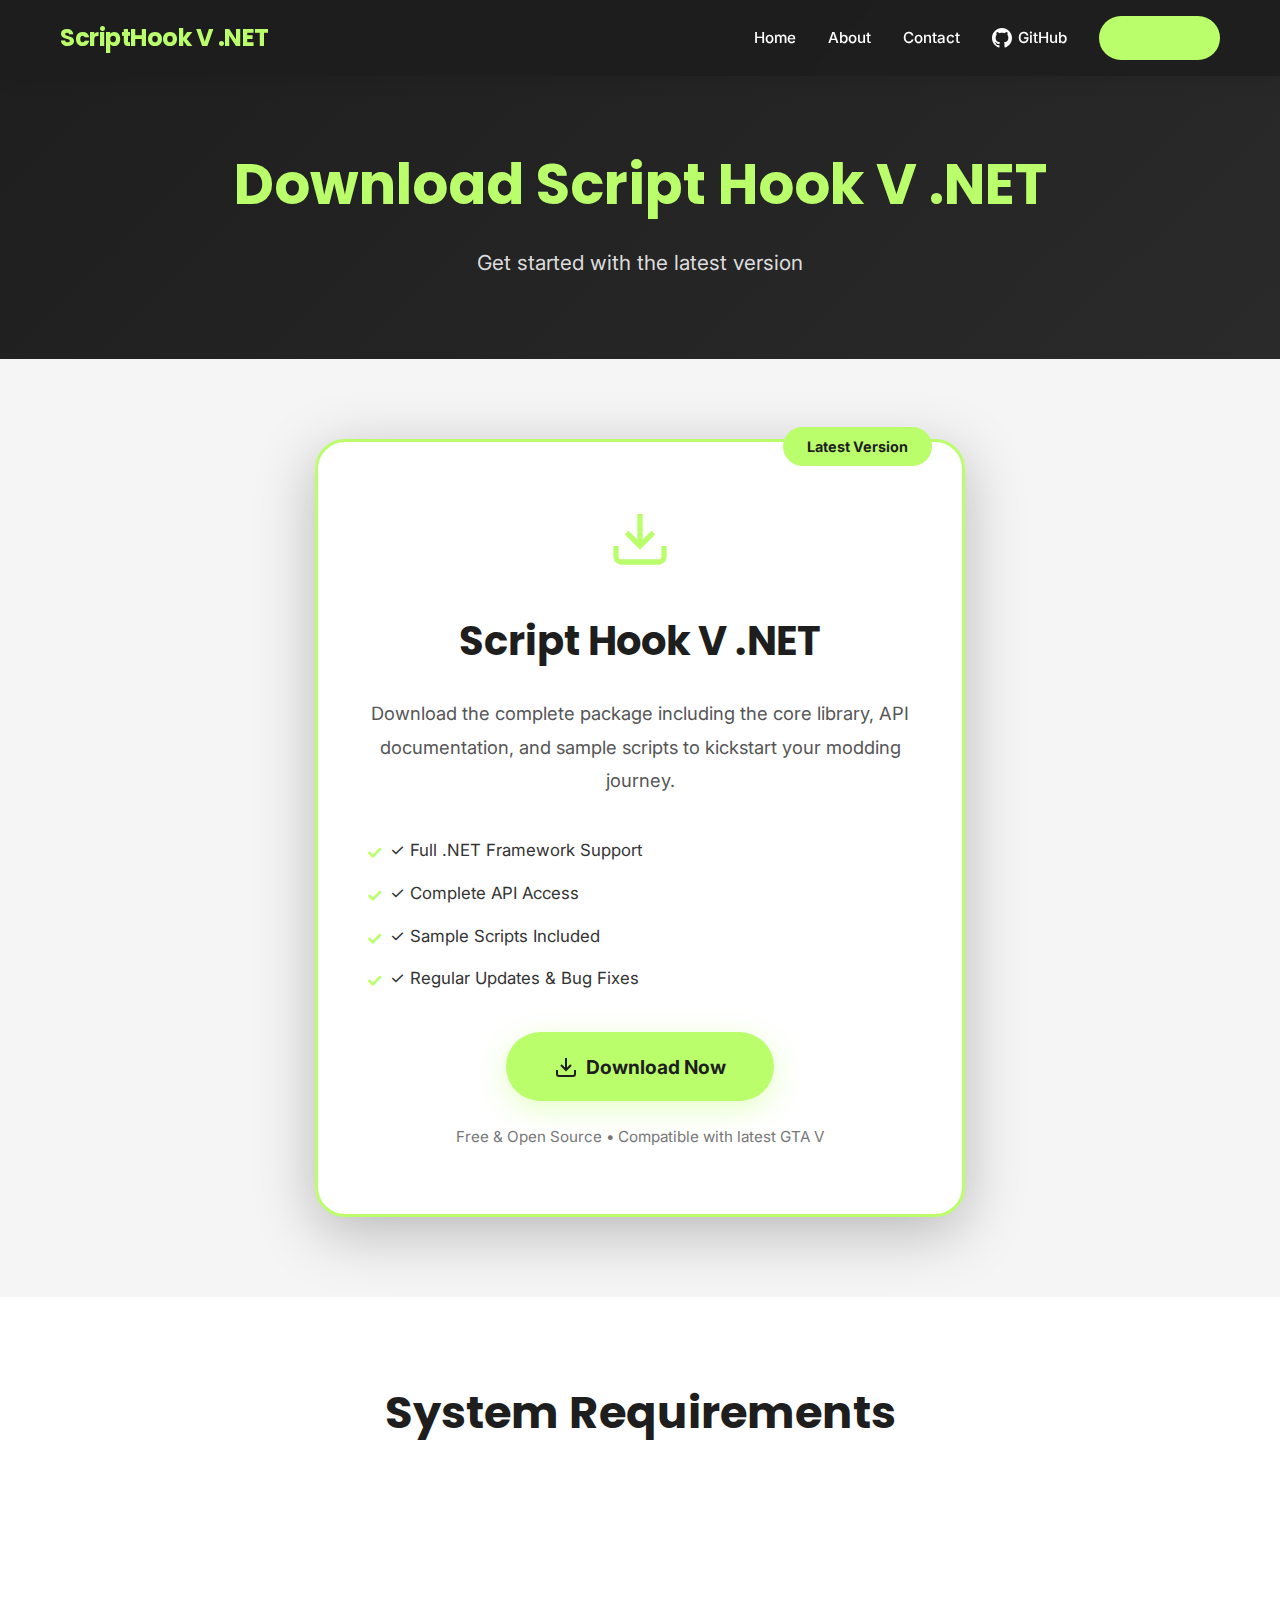
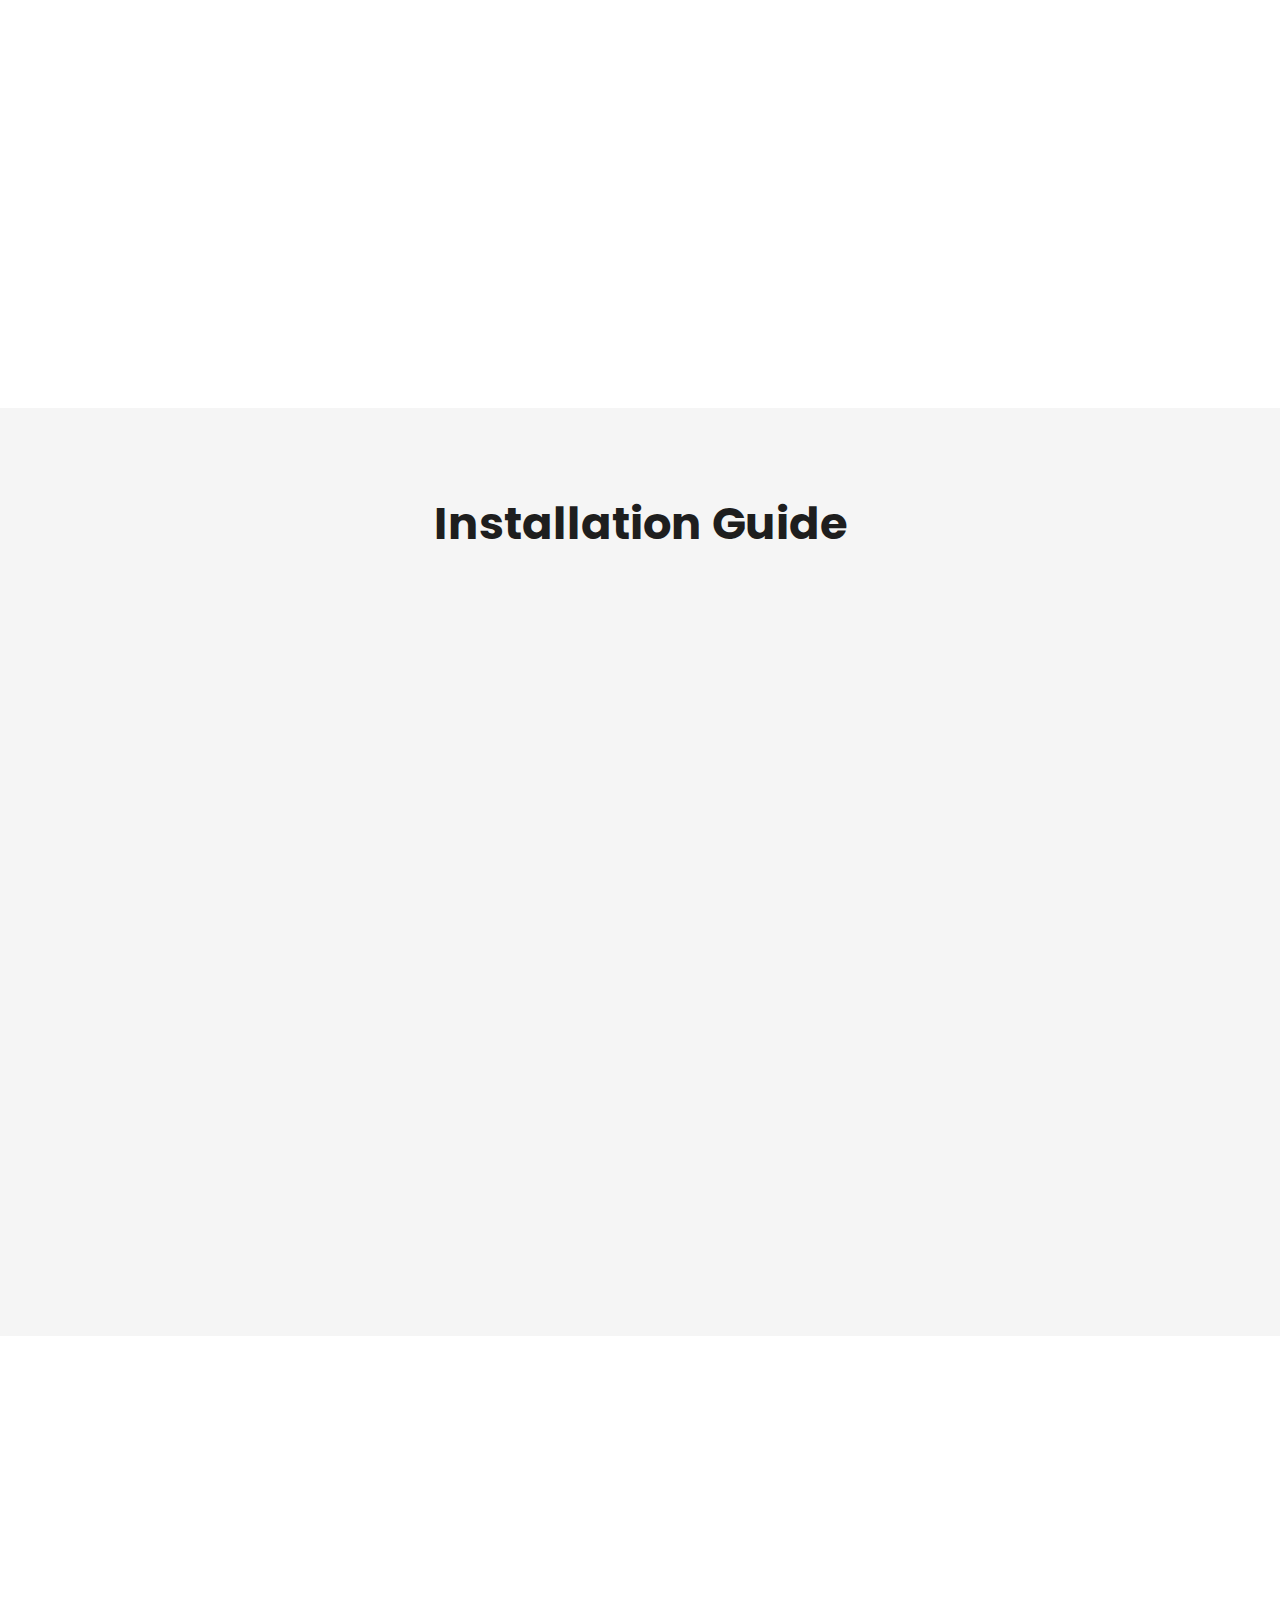
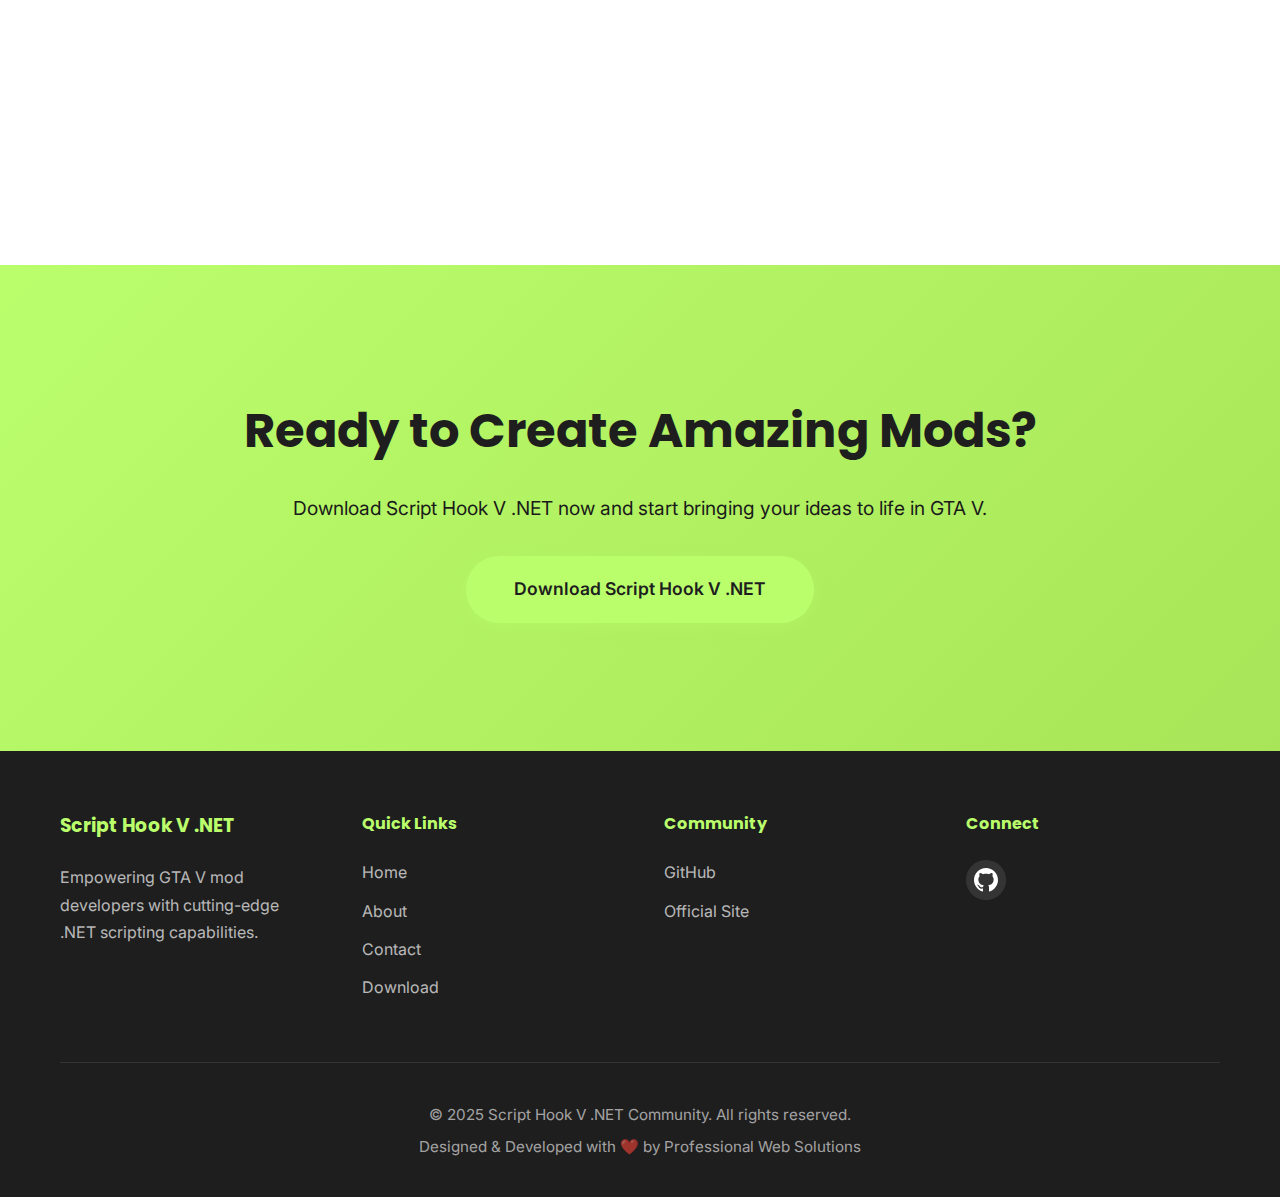
<file: download.html>
<!DOCTYPE html>
<html lang="en">
<head>
    <meta charset="UTF-8">
    <meta name="viewport" content="width=device-width, initial-scale=1.0">
    <meta name="description" content="Download Script Hook V .NET - Get the latest version and start creating amazing GTA V mods today.">
    <title>Download - Script Hook V .NET</title>
    <link rel="stylesheet" href="style.css">
    <link rel="preconnect" href="https://fonts.googleapis.com">
    <link rel="preconnect" href="https://fonts.gstatic.com" crossorigin>
    <link href="https://fonts.googleapis.com/css2?family=Inter:wght@300;400;500;600;700&family=Poppins:wght@400;500;600;700&display=swap" rel="stylesheet">
</head>
<body>
    <nav class="navbar">
        <div class="container">
            <div class="nav-brand">
                <a href="index.html">ScriptHook V .NET</a>
            </div>
            <button class="nav-toggle" aria-label="Toggle navigation">
                <span></span>
                <span></span>
                <span></span>
            </button>
            <div class="nav-menu">
                <a href="index.html" class="nav-link">Home</a>
                <a href="about.html" class="nav-link">About</a>
                <a href="contact.html" class="nav-link">Contact</a>
                <a href="https://github.com/scripthook-vdotnet" class="nav-link" target="_blank" rel="noopener">
                    <svg width="20" height="20" viewBox="0 0 24 24" fill="currentColor">
                        <path d="M12 0c-6.626 0-12 5.373-12 12 0 5.302 3.438 9.8 8.207 11.387.599.111.793-.261.793-.577v-2.234c-3.338.726-4.033-1.416-4.033-1.416-.546-1.387-1.333-1.756-1.333-1.756-1.089-.745.083-.729.083-.729 1.205.084 1.839 1.237 1.839 1.237 1.07 1.834 2.807 1.304 3.492.997.107-.775.418-1.305.762-1.604-2.665-.305-5.467-1.334-5.467-5.931 0-1.311.469-2.381 1.236-3.221-.124-.303-.535-1.524.117-3.176 0 0 1.008-.322 3.301 1.23.957-.266 1.983-.399 3.003-.404 1.02.005 2.047.138 3.006.404 2.291-1.552 3.297-1.23 3.297-1.23.653 1.653.242 2.874.118 3.176.77.84 1.235 1.911 1.235 3.221 0 4.609-2.807 5.624-5.479 5.921.43.372.823 1.102.823 2.222v3.293c0 .319.192.694.801.576 4.765-1.589 8.199-6.086 8.199-11.386 0-6.627-5.373-12-12-12z"/>
                    </svg>
                    GitHub
                </a>
                <a href="download.html" class="nav-link nav-cta active">Download</a>
            </div>
        </div>
    </nav>

    <header class="page-header download-header">
        <div class="container">
            <h1 class="page-title">Download Script Hook V .NET</h1>
            <p class="page-subtitle">Get started with the latest version</p>
        </div>
    </header>

    <main>
        <section class="section download-section">
            <div class="container">
                <div class="download-main">
                    <div class="download-card-large">
                        <div class="download-badge">Latest Version</div>
                        <div class="download-icon">
                            <svg width="64" height="64" viewBox="0 0 24 24" fill="none" stroke="currentColor" stroke-width="2">
                                <path d="M21 15v4a2 2 0 0 1-2 2H5a2 2 0 0 1-2-2v-4"/>
                                <polyline points="7 10 12 15 17 10"/>
                                <line x1="12" y1="15" x2="12" y2="3"/>
                            </svg>
                        </div>
                        <h2>Script Hook V .NET</h2>
                        <p class="download-description">
                            Download the complete package including the core library, API documentation, and sample scripts to kickstart your modding journey.
                        </p>
                        <div class="download-features">
                            <div class="feature-check">✓ Full .NET Framework Support</div>
                            <div class="feature-check">✓ Complete API Access</div>
                            <div class="feature-check">✓ Sample Scripts Included</div>
                            <div class="feature-check">✓ Regular Updates & Bug Fixes</div>
                        </div>
                        <a href="https://scripthookvdotnet.info/download/" 
                           class="btn btn-download" 
                           target="_blank" 
                           rel="noopener">
                            <svg width="24" height="24" viewBox="0 0 24 24" fill="none" stroke="currentColor" stroke-width="2">
                                <path d="M21 15v4a2 2 0 0 1-2 2H5a2 2 0 0 1-2-2v-4"/>
                                <polyline points="7 10 12 15 17 10"/>
                                <line x1="12" y1="15" x2="12" y2="3"/>
                            </svg>
                            Download Now
                        </a>
                        <p class="download-note">Free & Open Source • Compatible with latest GTA V</p>
                    </div>
                </div>
            </div>
        </section>

        <section class="section requirements-section">
            <div class="container">
                <h2 class="section-title">System Requirements</h2>
                <div class="requirements-grid">
                    <div class="requirement-card">
                        <div class="req-icon">🎮</div>
                        <h4>Game</h4>
                        <ul>
                            <li>Grand Theft Auto V (PC)</li>
                            <li>Latest game version recommended</li>
                            <li>Steam or Rockstar Games Launcher</li>
                        </ul>
                    </div>
                    <div class="requirement-card">
                        <div class="req-icon">💾</div>
                        <h4>Software</h4>
                        <ul>
                            <li>.NET Framework 4.8 or higher</li>
                            <li>Visual C++ Redistributables</li>
                            <li>Script Hook V (base library)</li>
                        </ul>
                    </div>
                    <div class="requirement-card">
                        <div class="req-icon">🛠️</div>
                        <h4>Development (Optional)</h4>
                        <ul>
                            <li>Visual Studio 2019 or later</li>
                            <li>C# or VB.NET knowledge</li>
                            <li>Basic modding experience</li>
                        </ul>
                    </div>
                </div>
            </div>
        </section>

        <section class="section installation-section">
            <div class="container">
                <h2 class="section-title">Installation Guide</h2>
                <div class="installation-steps">
                    <div class="step-item">
                        <div class="step-number">1</div>
                        <div class="step-content">
                            <h4>Download the Package</h4>
                            <p>Click the download button above to get the latest version of Script Hook V .NET. Save the ZIP file to a location you can easily access.</p>
                        </div>
                    </div>
                    <div class="step-item">
                        <div class="step-number">2</div>
                        <div class="step-content">
                            <h4>Extract Files</h4>
                            <p>Extract the contents of the ZIP archive to your GTA V installation directory (typically "C:\Program Files\Rockstar Games\Grand Theft Auto V" or your Steam installation folder).</p>
                        </div>
                    </div>
                    <div class="step-item">
                        <div class="step-number">3</div>
                        <div class="step-content">
                            <h4>Verify Installation</h4>
                            <p>Make sure "ScriptHookVDotNet.asi" and "ScriptHookVDotNet3.dll" are in your game's root directory. The "scripts" folder should also be created.</p>
                        </div>
                    </div>
                    <div class="step-item">
                        <div class="step-number">4</div>
                        <div class="step-content">
                            <h4>Add Scripts</h4>
                            <p>Place your .NET script files (*.dll or *.cs) into the "scripts" folder. Launch the game and your scripts will load automatically.</p>
                        </div>
                    </div>
                </div>
            </div>
        </section>

        <section class="section help-section">
            <div class="container">
                <div class="help-grid">
                    <div class="help-card">
                        <div class="help-icon">📖</div>
                        <h4>Documentation</h4>
                        <p>Access comprehensive guides, API references, and tutorials to help you get started.</p>
                        <a href="https://scripthookvdotnet.info/" target="_blank" rel="noopener">View Documentation →</a>
                    </div>
                    <div class="help-card">
                        <div class="help-icon">💬</div>
                        <h4>Community Support</h4>
                        <p>Join our GitHub community for help, discussions, and sharing your creations.</p>
                        <a href="https://github.com/scripthook-vdotnet" target="_blank" rel="noopener">Visit GitHub →</a>
                    </div>
                    <div class="help-card">
                        <div class="help-icon">🐛</div>
                        <h4>Troubleshooting</h4>
                        <p>Having issues? Check our troubleshooting guide or report bugs on GitHub.</p>
                        <a href="contact.html">Get Help →</a>
                    </div>
                </div>
            </div>
        </section>

        <section class="section cta-section">
            <div class="container">
                <div class="cta-box">
                    <h2>Ready to Create Amazing Mods?</h2>
                    <p>Download Script Hook V .NET now and start bringing your ideas to life in GTA V.</p>
                    <a href="https://scripthookvdotnet.info/download/" class="btn btn-primary btn-large" target="_blank" rel="noopener">
                        Download Script Hook V .NET
                    </a>
                </div>
            </div>
        </section>
    </main>

    <footer class="footer">
        <div class="container">
            <div class="footer-content">
                <div class="footer-section">
                    <h3>Script Hook V .NET</h3>
                    <p>Empowering GTA V mod developers with cutting-edge .NET scripting capabilities.</p>
                </div>
                <div class="footer-section">
                    <h4>Quick Links</h4>
                    <ul class="footer-links">
                        <li><a href="index.html">Home</a></li>
                        <li><a href="about.html">About</a></li>
                        <li><a href="contact.html">Contact</a></li>
                        <li><a href="download.html">Download</a></li>
                    </ul>
                </div>
                <div class="footer-section">
                    <h4>Community</h4>
                    <ul class="footer-links">
                        <li><a href="https://github.com/scripthook-vdotnet" target="_blank" rel="noopener">GitHub</a></li>
                        <li><a href="https://scripthookvdotnet.info/" target="_blank" rel="noopener">Official Site</a></li>
                    </ul>
                </div>
                <div class="footer-section">
                    <h4>Connect</h4>
                    <div class="social-links">
                        <a href="https://github.com/scripthook-vdotnet" target="_blank" rel="noopener" aria-label="GitHub">
                            <svg width="24" height="24" viewBox="0 0 24 24" fill="currentColor">
                                <path d="M12 0c-6.626 0-12 5.373-12 12 0 5.302 3.438 9.8 8.207 11.387.599.111.793-.261.793-.577v-2.234c-3.338.726-4.033-1.416-4.033-1.416-.546-1.387-1.333-1.756-1.333-1.756-1.089-.745.083-.729.083-.729 1.205.084 1.839 1.237 1.839 1.237 1.07 1.834 2.807 1.304 3.492.997.107-.775.418-1.305.762-1.604-2.665-.305-5.467-1.334-5.467-5.931 0-1.311.469-2.381 1.236-3.221-.124-.303-.535-1.524.117-3.176 0 0 1.008-.322 3.301 1.23.957-.266 1.983-.399 3.003-.404 1.02.005 2.047.138 3.006.404 2.291-1.552 3.297-1.23 3.297-1.23.653 1.653.242 2.874.118 3.176.77.84 1.235 1.911 1.235 3.221 0 4.609-2.807 5.624-5.479 5.921.43.372.823 1.102.823 2.222v3.293c0 .319.192.694.801.576 4.765-1.589 8.199-6.086 8.199-11.386 0-6.627-5.373-12-12-12z"/>
                            </svg>
                        </a>
                    </div>
                </div>
            </div>
            <div class="footer-bottom">
                <p>&copy; 2025 Script Hook V .NET Community. All rights reserved.</p>
                <p>Designed & Developed with ❤️ by Professional Web Solutions</p>
            </div>
        </div>
    </footer>

    <script src="script.js"></script>
</body>
</html>
</file>
<file: style.css>
/* =================================
   Reset & Base Styles
   ================================= */

* {
    margin: 0;
    padding: 0;
    box-sizing: border-box;
}

:root {
    --primary-color: #BBFE6C;
    --secondary-color: #FFFFFF;
    --dark-color: #1E1E1E;
    --text-color: #1E1E1E;
    --light-gray: #F5F5F5;
    --medium-gray: #E0E0E0;
    --shadow-light: rgba(0, 0, 0, 0.1);
    --shadow-medium: rgba(0, 0, 0, 0.15);
    --shadow-heavy: rgba(0, 0, 0, 0.25);
    --transition: all 0.3s ease;
}

html {
    scroll-behavior: smooth;
}

body {
    font-family: 'Inter', -apple-system, BlinkMacSystemFont, 'Segoe UI', Roboto, Oxygen, Ubuntu, Cantarell, sans-serif;
    line-height: 1.6;
    color: var(--text-color);
    background-color: var(--secondary-color);
    overflow-x: hidden;
}

.container {
    max-width: 1200px;
    margin: 0 auto;
    padding: 0 20px;
}

a {
    text-decoration: none;
    color: inherit;
    transition: var(--transition);
}

img {
    max-width: 100%;
    height: auto;
    display: block;
}

/* =================================
   Navigation Bar
   ================================= */

.navbar {
    position: fixed;
    top: 0;
    left: 0;
    right: 0;
    background: rgba(30, 30, 30, 0.95);
    backdrop-filter: blur(10px);
    box-shadow: 0 2px 20px var(--shadow-light);
    z-index: 1000;
    transition: var(--transition);
}

.navbar .container {
    display: flex;
    justify-content: space-between;
    align-items: center;
    padding: 1rem 20px;
}

.nav-brand a {
    font-family: 'Poppins', sans-serif;
    font-size: 1.5rem;
    font-weight: 700;
    color: var(--primary-color);
    letter-spacing: -0.5px;
}

.nav-menu {
    display: flex;
    align-items: center;
    gap: 2rem;
}

.nav-link {
    color: var(--secondary-color);
    font-weight: 500;
    font-size: 0.95rem;
    padding: 0.5rem 0;
    position: relative;
    display: flex;
    align-items: center;
    gap: 0.4rem;
}

.nav-link::after {
    content: '';
    position: absolute;
    bottom: 0;
    left: 0;
    width: 0;
    height: 2px;
    background: var(--primary-color);
    transition: width 0.3s ease;
}

.nav-link:hover::after,
.nav-link.active::after {
    width: 100%;
}

.nav-link:hover {
    color: var(--primary-color);
}

.nav-link.active {
    color: var(--primary-color);
}

.nav-cta {
    background: var(--primary-color);
    color: var(--dark-color);
    padding: 0.6rem 1.5rem;
    border-radius: 50px;
    font-weight: 600;
}

.nav-cta::after {
    display: none;
}

.nav-cta:hover {
    background: #a8e558;
    color: var(--dark-color);
    transform: translateY(-2px);
    box-shadow: 0 5px 15px rgba(187, 254, 108, 0.3);
}

.nav-toggle {
    display: none;
    flex-direction: column;
    gap: 5px;
    background: none;
    border: none;
    cursor: pointer;
    padding: 5px;
}

.nav-toggle span {
    width: 25px;
    height: 3px;
    background: var(--secondary-color);
    border-radius: 3px;
    transition: var(--transition);
}

/* =================================
   Hero Section
   ================================= */

.hero {
    position: relative;
    min-height: 100vh;
    display: flex;
    align-items: center;
    justify-content: center;
    text-align: center;
    padding: 120px 20px 80px;
    background: linear-gradient(135deg, #1E1E1E 0%, #2a2a2a 100%);
    overflow: hidden;
}

.hero-background {
    position: absolute;
    top: 0;
    left: 0;
    right: 0;
    bottom: 0;
    background: 
        radial-gradient(circle at 20% 30%, rgba(187, 254, 108, 0.1) 0%, transparent 50%),
        radial-gradient(circle at 80% 70%, rgba(187, 254, 108, 0.08) 0%, transparent 50%);
    animation: float 20s ease-in-out infinite;
}

@keyframes float {
    0%, 100% { transform: translateY(0) scale(1); }
    50% { transform: translateY(-20px) scale(1.05); }
}

.hero-content {
    position: relative;
    z-index: 1;
    max-width: 900px;
    margin: 0 auto;
}

.hero-title {
    font-family: 'Poppins', sans-serif;
    font-size: clamp(2.5rem, 6vw, 4.5rem);
    font-weight: 700;
    color: var(--secondary-color);
    margin-bottom: 1.5rem;
    line-height: 1.2;
    letter-spacing: -1px;
}

.hero-title .highlight {
    color: var(--primary-color);
    position: relative;
    display: inline-block;
}

.hero-subtitle {
    font-size: clamp(1.1rem, 2vw, 1.4rem);
    color: rgba(255, 255, 255, 0.85);
    margin-bottom: 2.5rem;
    max-width: 700px;
    margin-left: auto;
    margin-right: auto;
}

.hero-buttons {
    display: flex;
    gap: 1.5rem;
    justify-content: center;
    flex-wrap: wrap;
}

/* =================================
   Buttons
   ================================= */

.btn {
    display: inline-flex;
    align-items: center;
    gap: 0.5rem;
    padding: 1rem 2rem;
    font-size: 1rem;
    font-weight: 600;
    border-radius: 50px;
    border: none;
    cursor: pointer;
    transition: var(--transition);
    text-align: center;
}

.btn-primary {
    background: var(--primary-color);
    color: var(--dark-color);
    box-shadow: 0 4px 15px rgba(187, 254, 108, 0.3);
}

.btn-primary:hover {
    background: #a8e558;
    transform: translateY(-3px);
    box-shadow: 0 8px 25px rgba(187, 254, 108, 0.4);
}

.btn-secondary {
    background: transparent;
    color: var(--secondary-color);
    border: 2px solid var(--secondary-color);
}

.btn-secondary:hover {
    background: var(--secondary-color);
    color: var(--dark-color);
    transform: translateY(-3px);
}

.btn-large {
    padding: 1.2rem 3rem;
    font-size: 1.1rem;
}

.btn-download {
    background: var(--primary-color);
    color: var(--dark-color);
    padding: 1.2rem 3rem;
    font-size: 1.2rem;
    font-weight: 700;
    box-shadow: 0 8px 30px rgba(187, 254, 108, 0.4);
}

.btn-download:hover {
    background: #a8e558;
    transform: translateY(-5px);
    box-shadow: 0 12px 40px rgba(187, 254, 108, 0.5);
}

.btn-form {
    background: var(--primary-color);
    color: var(--dark-color);
    padding: 1.2rem 2.5rem;
    font-size: 1.1rem;
    font-weight: 600;
    box-shadow: 0 6px 20px rgba(187, 254, 108, 0.3);
}

.btn-form:hover {
    background: #a8e558;
    transform: translateY(-3px);
    box-shadow: 0 10px 30px rgba(187, 254, 108, 0.4);
}

/* =================================
   Sections
   ================================= */

.section {
    padding: 80px 20px;
}

.section-title {
    font-family: 'Poppins', sans-serif;
    font-size: clamp(2rem, 4vw, 2.8rem);
    font-weight: 700;
    text-align: center;
    margin-bottom: 3rem;
    color: var(--dark-color);
}

/* =================================
   Page Headers
   ================================= */

.page-header {
    background: linear-gradient(135deg, #1E1E1E 0%, #2a2a2a 100%);
    color: var(--secondary-color);
    padding: 140px 20px 80px;
    text-align: center;
}

.page-title {
    font-family: 'Poppins', sans-serif;
    font-size: clamp(2.5rem, 5vw, 3.5rem);
    font-weight: 700;
    margin-bottom: 1rem;
    color: var(--primary-color);
}

.page-subtitle {
    font-size: clamp(1.1rem, 2vw, 1.3rem);
    color: rgba(255, 255, 255, 0.85);
}

/* =================================
   Home Page - Content Grid
   ================================= */

.intro {
    background: var(--light-gray);
}

.content-grid {
    display: grid;
    grid-template-columns: 1fr 1fr;
    gap: 4rem;
    align-items: center;
}

.content-text h2 {
    font-family: 'Poppins', sans-serif;
    font-size: 2.2rem;
    margin-bottom: 1.5rem;
    color: var(--dark-color);
}

.content-text p {
    font-size: 1.1rem;
    line-height: 1.8;
    margin-bottom: 1.2rem;
    color: #333;
}

.text-link {
    color: var(--dark-color);
    font-weight: 600;
    position: relative;
    border-bottom: 2px solid var(--primary-color);
}

.text-link:hover {
    color: #000;
}

.content-image {
    display: grid;
    gap: 1.5rem;
}

.feature-card {
    background: var(--secondary-color);
    padding: 2rem;
    border-radius: 15px;
    box-shadow: 0 5px 20px var(--shadow-light);
    transition: var(--transition);
}

.feature-card:hover {
    transform: translateY(-5px);
    box-shadow: 0 10px 30px var(--shadow-medium);
}

.feature-icon {
    font-size: 2.5rem;
    margin-bottom: 1rem;
}

.feature-card h3 {
    font-family: 'Poppins', sans-serif;
    font-size: 1.4rem;
    margin-bottom: 0.8rem;
    color: var(--dark-color);
}

/* =================================
   Features Section
   ================================= */

.features-section {
    background: var(--secondary-color);
}

.features-grid {
    display: grid;
    grid-template-columns: repeat(auto-fit, minmax(300px, 1fr));
    gap: 2.5rem;
}

.feature-box {
    background: var(--light-gray);
    padding: 2.5rem;
    border-radius: 20px;
    text-align: center;
    transition: var(--transition);
    border: 2px solid transparent;
}

.feature-box:hover {
    border-color: var(--primary-color);
    transform: translateY(-8px);
    box-shadow: 0 15px 40px var(--shadow-medium);
}

.feature-icon-large {
    font-size: 3.5rem;
    margin-bottom: 1.5rem;
}

.feature-box h3 {
    font-family: 'Poppins', sans-serif;
    font-size: 1.5rem;
    margin-bottom: 1rem;
    color: var(--dark-color);
}

.feature-box p {
    color: #555;
    line-height: 1.7;
}

/* =================================
   CTA Section
   ================================= */

.cta-section {
    background: linear-gradient(135deg, var(--primary-color) 0%, #a8e558 100%);
}

.cta-box {
    text-align: center;
    padding: 3rem 2rem;
}

.cta-box h2 {
    font-family: 'Poppins', sans-serif;
    font-size: clamp(2rem, 4vw, 3rem);
    margin-bottom: 1.5rem;
    color: var(--dark-color);
}

.cta-box p {
    font-size: 1.2rem;
    margin-bottom: 2rem;
    color: #1a1a1a;
}

.cta-buttons {
    display: flex;
    gap: 1.5rem;
    justify-content: center;
    flex-wrap: wrap;
}

/* =================================
   Stats Section
   ================================= */

.stats-section {
    background: var(--dark-color);
}

.stats-grid {
    display: grid;
    grid-template-columns: repeat(auto-fit, minmax(200px, 1fr));
    gap: 3rem;
}

.stat-item {
    text-align: center;
}

.stat-number {
    font-family: 'Poppins', sans-serif;
    font-size: 3.5rem;
    font-weight: 700;
    color: var(--primary-color);
    margin-bottom: 0.5rem;
}

.stat-label {
    font-size: 1.1rem;
    color: rgba(255, 255, 255, 0.8);
}

/* =================================
   About Page
   ================================= */

.about-intro {
    background: var(--secondary-color);
}

.content-wrapper {
    max-width: 900px;
    margin: 0 auto;
}

.content-wrapper h2 {
    font-family: 'Poppins', sans-serif;
    font-size: 2.5rem;
    margin-bottom: 1.5rem;
    color: var(--dark-color);
}

.lead-text {
    font-size: 1.3rem;
    font-weight: 500;
    line-height: 1.8;
    margin-bottom: 1.5rem;
    color: #333;
}

.content-wrapper p {
    font-size: 1.1rem;
    line-height: 1.8;
    margin-bottom: 1.2rem;
    color: #444;
}

.mission-vision {
    background: var(--light-gray);
}

.mission-grid {
    display: grid;
    grid-template-columns: repeat(auto-fit, minmax(400px, 1fr));
    gap: 3rem;
}

.mission-card {
    background: var(--secondary-color);
    padding: 3rem;
    border-radius: 20px;
    box-shadow: 0 10px 30px var(--shadow-light);
}

.mission-icon {
    font-size: 4rem;
    margin-bottom: 1.5rem;
}

.mission-card h3 {
    font-family: 'Poppins', sans-serif;
    font-size: 2rem;
    margin-bottom: 1.5rem;
    color: var(--dark-color);
}

.mission-card p {
    font-size: 1.1rem;
    line-height: 1.8;
    margin-bottom: 1.2rem;
    color: #444;
}

.values-section {
    background: var(--secondary-color);
}

.values-grid {
    display: grid;
    grid-template-columns: repeat(auto-fit, minmax(280px, 1fr));
    gap: 2.5rem;
}

.value-item {
    padding: 2rem;
    border-left: 4px solid var(--primary-color);
    background: var(--light-gray);
    border-radius: 10px;
    transition: var(--transition);
}

.value-item:hover {
    transform: translateX(10px);
    box-shadow: 0 5px 20px var(--shadow-light);
}

.value-number {
    font-family: 'Poppins', sans-serif;
    font-size: 3rem;
    font-weight: 700;
    color: var(--primary-color);
    margin-bottom: 0.5rem;
}

.value-item h4 {
    font-family: 'Poppins', sans-serif;
    font-size: 1.4rem;
    margin-bottom: 0.8rem;
    color: var(--dark-color);
}

.value-item p {
    color: #555;
    line-height: 1.7;
}

.timeline-section {
    background: var(--light-gray);
}

.timeline {
    max-width: 800px;
    margin: 0 auto;
    position: relative;
    padding-left: 50px;
}

.timeline::before {
    content: '';
    position: absolute;
    left: 20px;
    top: 0;
    bottom: 0;
    width: 3px;
    background: var(--primary-color);
}

.timeline-item {
    position: relative;
    margin-bottom: 3rem;
}

.timeline-marker {
    position: absolute;
    left: -38px;
    top: 5px;
    width: 20px;
    height: 20px;
    border-radius: 50%;
    background: var(--primary-color);
    border: 4px solid var(--secondary-color);
    box-shadow: 0 0 0 3px var(--light-gray);
}

.timeline-content {
    background: var(--secondary-color);
    padding: 2rem;
    border-radius: 15px;
    box-shadow: 0 5px 20px var(--shadow-light);
}

.timeline-content h4 {
    font-family: 'Poppins', sans-serif;
    font-size: 1.5rem;
    margin-bottom: 0.8rem;
    color: var(--dark-color);
}

.timeline-content p {
    color: #555;
    line-height: 1.7;
}

/* =================================
   Contact Page
   ================================= */

.contact-section {
    background: var(--light-gray);
}

.contact-content {
    max-width: 1000px;
    margin: 0 auto;
}

.contact-intro {
    text-align: center;
    margin-bottom: 4rem;
}

.contact-intro h2 {
    font-family: 'Poppins', sans-serif;
    font-size: 2.5rem;
    margin-bottom: 1.5rem;
    color: var(--dark-color);
}

.contact-form-wrapper {
    margin-bottom: 4rem;
}

.contact-card {
    background: var(--secondary-color);
    padding: 4rem 3rem;
    border-radius: 20px;
    box-shadow: 0 10px 40px var(--shadow-medium);
    text-align: center;
    max-width: 600px;
    margin: 0 auto;
}

.contact-icon {
    color: var(--primary-color);
    margin-bottom: 2rem;
}

.contact-card h3 {
    font-family: 'Poppins', sans-serif;
    font-size: 2rem;
    margin-bottom: 1rem;
    color: var(--dark-color);
}

.contact-card p {
    font-size: 1.1rem;
    color: #555;
    margin-bottom: 2rem;
}

.contact-info-grid {
    display: grid;
    grid-template-columns: repeat(auto-fit, minmax(280px, 1fr));
    gap: 2rem;
}

.info-card {
    background: var(--secondary-color);
    padding: 2.5rem;
    border-radius: 15px;
    text-align: center;
    box-shadow: 0 5px 20px var(--shadow-light);
    transition: var(--transition);
}

.info-card:hover {
    transform: translateY(-5px);
    box-shadow: 0 10px 30px var(--shadow-medium);
}

.info-icon {
    font-size: 3rem;
    margin-bottom: 1.5rem;
}

.info-card h4 {
    font-family: 'Poppins', sans-serif;
    font-size: 1.4rem;
    margin-bottom: 1rem;
    color: var(--dark-color);
}

.info-card p {
    color: #555;
    margin-bottom: 1.5rem;
    line-height: 1.7;
}

.info-card a {
    color: var(--dark-color);
    font-weight: 600;
    border-bottom: 2px solid var(--primary-color);
    display: inline-block;
}

.info-card a:hover {
    color: #000;
}

.faq-section {
    background: var(--secondary-color);
}

.faq-grid {
    display: grid;
    grid-template-columns: repeat(auto-fit, minmax(400px, 1fr));
    gap: 2.5rem;
    max-width: 1000px;
    margin: 0 auto;
}

.faq-item {
    padding: 2rem;
    background: var(--light-gray);
    border-radius: 15px;
    border-left: 4px solid var(--primary-color);
}

.faq-item h4 {
    font-family: 'Poppins', sans-serif;
    font-size: 1.3rem;
    margin-bottom: 1rem;
    color: var(--dark-color);
}

.faq-item p {
    color: #555;
    line-height: 1.7;
}

/* =================================
   Download Page
   ================================= */

.download-header {
    background: linear-gradient(135deg, #1E1E1E 0%, #2a2a2a 100%);
}

.download-section {
    background: var(--light-gray);
}

.download-main {
    display: flex;
    justify-content: center;
}

.download-card-large {
    background: var(--secondary-color);
    padding: 4rem 3rem;
    border-radius: 30px;
    box-shadow: 0 15px 60px var(--shadow-heavy);
    text-align: center;
    max-width: 650px;
    position: relative;
    border: 3px solid var(--primary-color);
}

.download-badge {
    position: absolute;
    top: -15px;
    right: 30px;
    background: var(--primary-color);
    color: var(--dark-color);
    padding: 0.5rem 1.5rem;
    border-radius: 50px;
    font-weight: 700;
    font-size: 0.9rem;
}

.download-icon {
    color: var(--primary-color);
    margin-bottom: 2rem;
}

.download-card-large h2 {
    font-family: 'Poppins', sans-serif;
    font-size: 2.5rem;
    margin-bottom: 1.5rem;
    color: var(--dark-color);
}

.download-description {
    font-size: 1.15rem;
    color: #555;
    margin-bottom: 2.5rem;
    line-height: 1.8;
}

.download-features {
    display: grid;
    gap: 1rem;
    margin-bottom: 2.5rem;
    text-align: left;
}

.feature-check {
    font-size: 1.05rem;
    color: #333;
    padding-left: 1.5rem;
    position: relative;
}

.feature-check::before {
    content: '✓';
    position: absolute;
    left: 0;
    color: var(--primary-color);
    font-weight: 700;
    font-size: 1.2rem;
}

.download-note {
    margin-top: 1.5rem;
    font-size: 0.95rem;
    color: #777;
}

.requirements-section {
    background: var(--secondary-color);
}

.requirements-grid {
    display: grid;
    grid-template-columns: repeat(auto-fit, minmax(300px, 1fr));
    gap: 2.5rem;
}

.requirement-card {
    background: var(--light-gray);
    padding: 2.5rem;
    border-radius: 20px;
    box-shadow: 0 5px 20px var(--shadow-light);
}

.req-icon {
    font-size: 3rem;
    margin-bottom: 1.5rem;
}

.requirement-card h4 {
    font-family: 'Poppins', sans-serif;
    font-size: 1.6rem;
    margin-bottom: 1.5rem;
    color: var(--dark-color);
}

.requirement-card ul {
    list-style: none;
}

.requirement-card li {
    padding: 0.6rem 0;
    padding-left: 1.8rem;
    position: relative;
    color: #555;
}

.requirement-card li::before {
    content: '•';
    position: absolute;
    left: 0;
    color: var(--primary-color);
    font-size: 1.5rem;
    line-height: 1;
}

.installation-section {
    background: var(--light-gray);
}

.installation-steps {
    max-width: 900px;
    margin: 0 auto;
}

.step-item {
    display: flex;
    gap: 2rem;
    margin-bottom: 3rem;
    align-items: flex-start;
}

.step-number {
    flex-shrink: 0;
    width: 60px;
    height: 60px;
    background: var(--primary-color);
    color: var(--dark-color);
    border-radius: 50%;
    display: flex;
    align-items: center;
    justify-content: center;
    font-family: 'Poppins', sans-serif;
    font-size: 1.8rem;
    font-weight: 700;
}

.step-content {
    flex: 1;
}

.step-content h4 {
    font-family: 'Poppins', sans-serif;
    font-size: 1.6rem;
    margin-bottom: 0.8rem;
    color: var(--dark-color);
}

.step-content p {
    color: #555;
    line-height: 1.8;
    font-size: 1.05rem;
}

.help-section {
    background: var(--secondary-color);
}

.help-grid {
    display: grid;
    grid-template-columns: repeat(auto-fit, minmax(300px, 1fr));
    gap: 2.5rem;
}

.help-card {
    background: var(--light-gray);
    padding: 2.5rem;
    border-radius: 20px;
    text-align: center;
    box-shadow: 0 5px 20px var(--shadow-light);
    transition: var(--transition);
}

.help-card:hover {
    transform: translateY(-5px);
    box-shadow: 0 10px 30px var(--shadow-medium);
}

.help-icon {
    font-size: 3rem;
    margin-bottom: 1.5rem;
}

.help-card h4 {
    font-family: 'Poppins', sans-serif;
    font-size: 1.5rem;
    margin-bottom: 1rem;
    color: var(--dark-color);
}

.help-card p {
    color: #555;
    margin-bottom: 1.5rem;
    line-height: 1.7;
}

.help-card a {
    color: var(--dark-color);
    font-weight: 600;
    border-bottom: 2px solid var(--primary-color);
    display: inline-block;
}

.help-card a:hover {
    color: #000;
}

/* =================================
   Footer
   ================================= */

.footer {
    background: var(--dark-color);
    color: var(--secondary-color);
    padding: 60px 20px 30px;
}

.footer-content {
    display: grid;
    grid-template-columns: repeat(auto-fit, minmax(250px, 1fr));
    gap: 3rem;
    margin-bottom: 3rem;
}

.footer-section h3,
.footer-section h4 {
    font-family: 'Poppins', sans-serif;
    margin-bottom: 1.5rem;
    color: var(--primary-color);
}

.footer-section p {
    color: rgba(255, 255, 255, 0.7);
    line-height: 1.7;
}

.footer-links {
    list-style: none;
}

.footer-links li {
    margin-bottom: 0.8rem;
}

.footer-links a {
    color: rgba(255, 255, 255, 0.7);
    transition: var(--transition);
}

.footer-links a:hover {
    color: var(--primary-color);
    padding-left: 5px;
}

.social-links {
    display: flex;
    gap: 1rem;
}

.social-links a {
    width: 40px;
    height: 40px;
    display: flex;
    align-items: center;
    justify-content: center;
    background: rgba(255, 255, 255, 0.1);
    border-radius: 50%;
    transition: var(--transition);
}

.social-links a:hover {
    background: var(--primary-color);
    color: var(--dark-color);
    transform: translateY(-3px);
}

.footer-bottom {
    text-align: center;
    padding-top: 2rem;
    border-top: 1px solid rgba(255, 255, 255, 0.1);
}

.footer-bottom p {
    color: rgba(255, 255, 255, 0.6);
    margin: 0.5rem 0;
    font-size: 0.95rem;
}

/* =================================
   Responsive Design
   ================================= */

@media (max-width: 968px) {
    .nav-menu {
        position: fixed;
        top: 70px;
        left: 0;
        right: 0;
        background: rgba(30, 30, 30, 0.98);
        backdrop-filter: blur(10px);
        flex-direction: column;
        padding: 2rem;
        gap: 1.5rem;
        transform: translateX(-100%);
        transition: transform 0.3s ease;
    }

    .nav-menu.active {
        transform: translateX(0);
    }

    .nav-toggle {
        display: flex;
    }

    .nav-toggle.active span:nth-child(1) {
        transform: rotate(45deg) translate(8px, 8px);
    }

    .nav-toggle.active span:nth-child(2) {
        opacity: 0;
    }

    .nav-toggle.active span:nth-child(3) {
        transform: rotate(-45deg) translate(7px, -7px);
    }

    .content-grid {
        grid-template-columns: 1fr;
        gap: 2.5rem;
    }

    .mission-grid {
        grid-template-columns: 1fr;
    }

    .faq-grid {
        grid-template-columns: 1fr;
    }
}

@media (max-width: 768px) {
    .hero {
        min-height: 90vh;
        padding: 100px 20px 60px;
    }

    .hero-buttons {
        flex-direction: column;
        width: 100%;
    }

    .hero-buttons .btn {
        width: 100%;
        justify-content: center;
    }

    .section {
        padding: 60px 20px;
    }

    .features-grid,
    .values-grid,
    .requirements-grid,
    .help-grid {
        grid-template-columns: 1fr;
    }

    .stats-grid {
        grid-template-columns: repeat(2, 1fr);
        gap: 2rem;
    }

    .timeline {
        padding-left: 30px;
    }

    .timeline::before {
        left: 10px;
    }

    .timeline-marker {
        left: -28px;
    }

    .step-item {
        flex-direction: column;
        gap: 1rem;
    }

    .step-number {
        width: 50px;
        height: 50px;
        font-size: 1.5rem;
    }
}

@media (max-width: 480px) {
    .page-header {
        padding: 120px 20px 60px;
    }

    .contact-card,
    .download-card-large {
        padding: 2.5rem 1.5rem;
    }

    .btn-download,
    .btn-large {
        padding: 1rem 2rem;
        font-size: 1rem;
    }

    .stats-grid {
        grid-template-columns: 1fr;
    }
}
</file>
